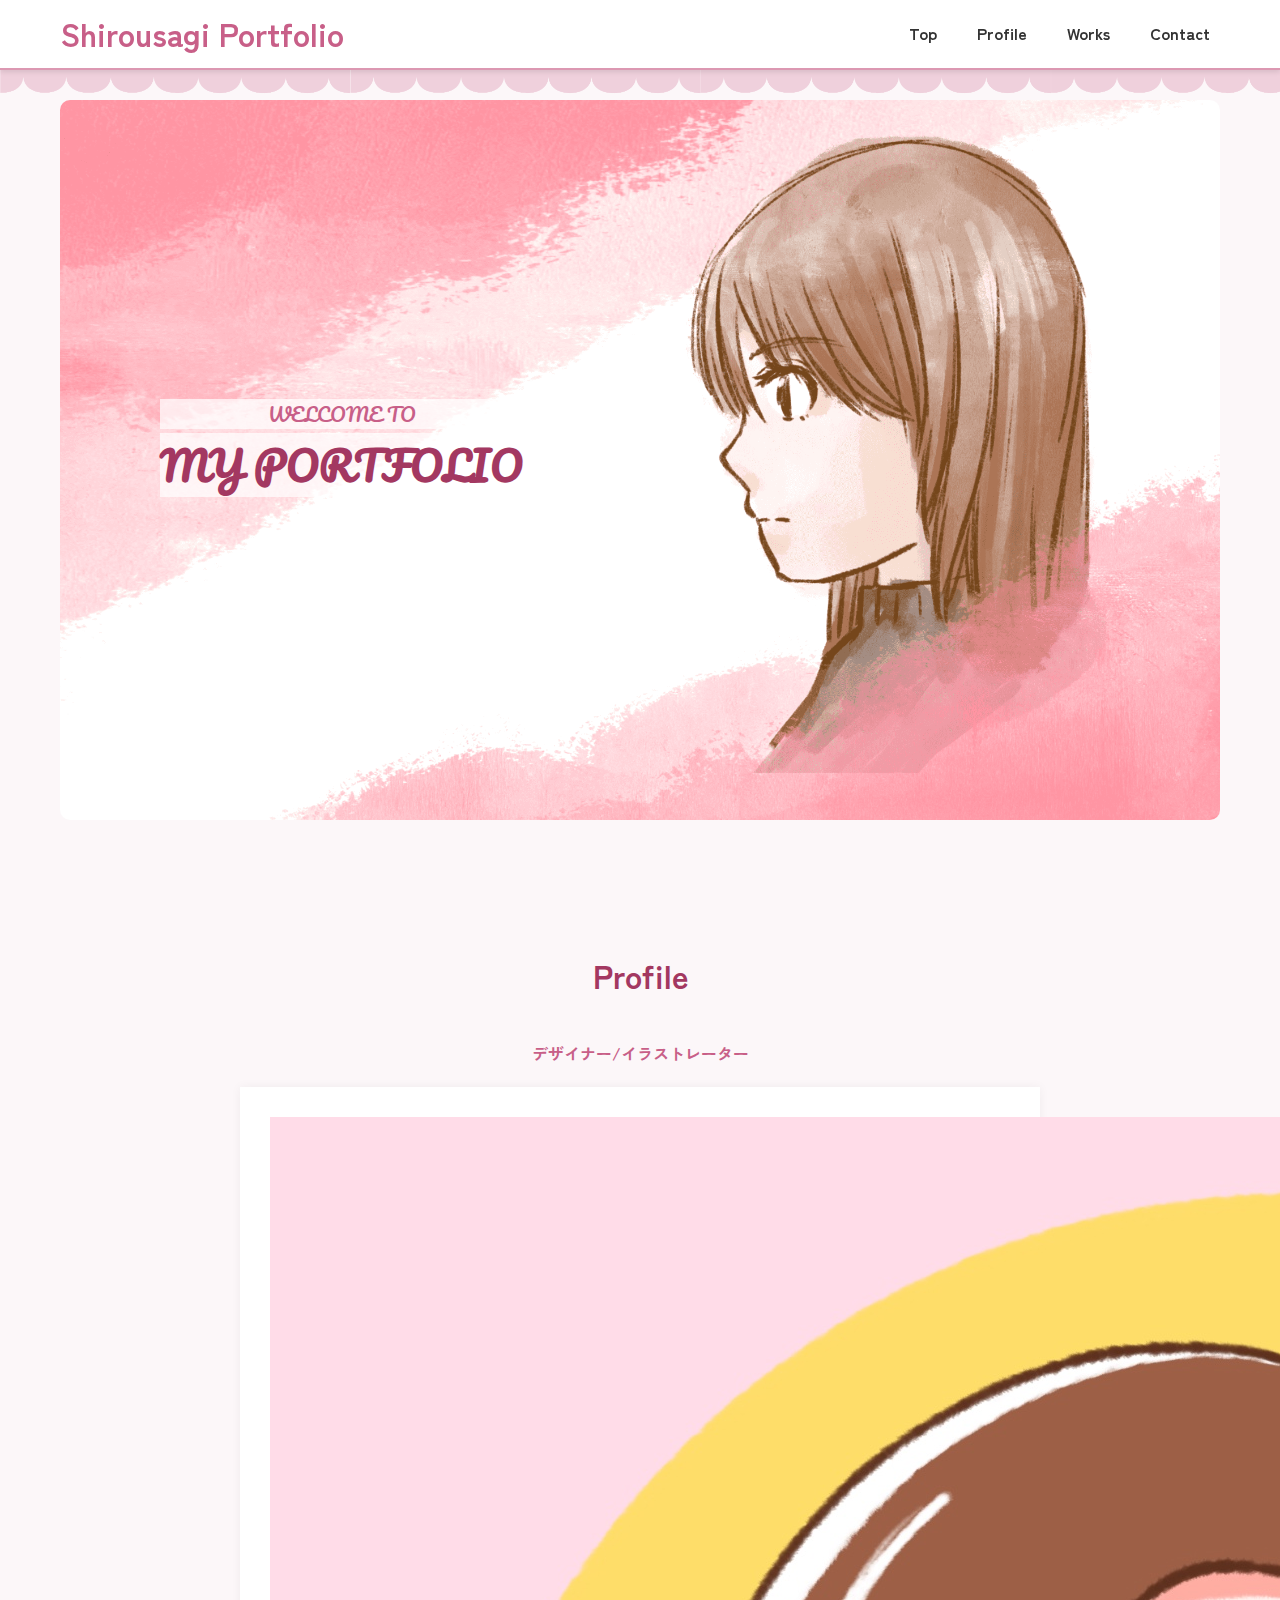
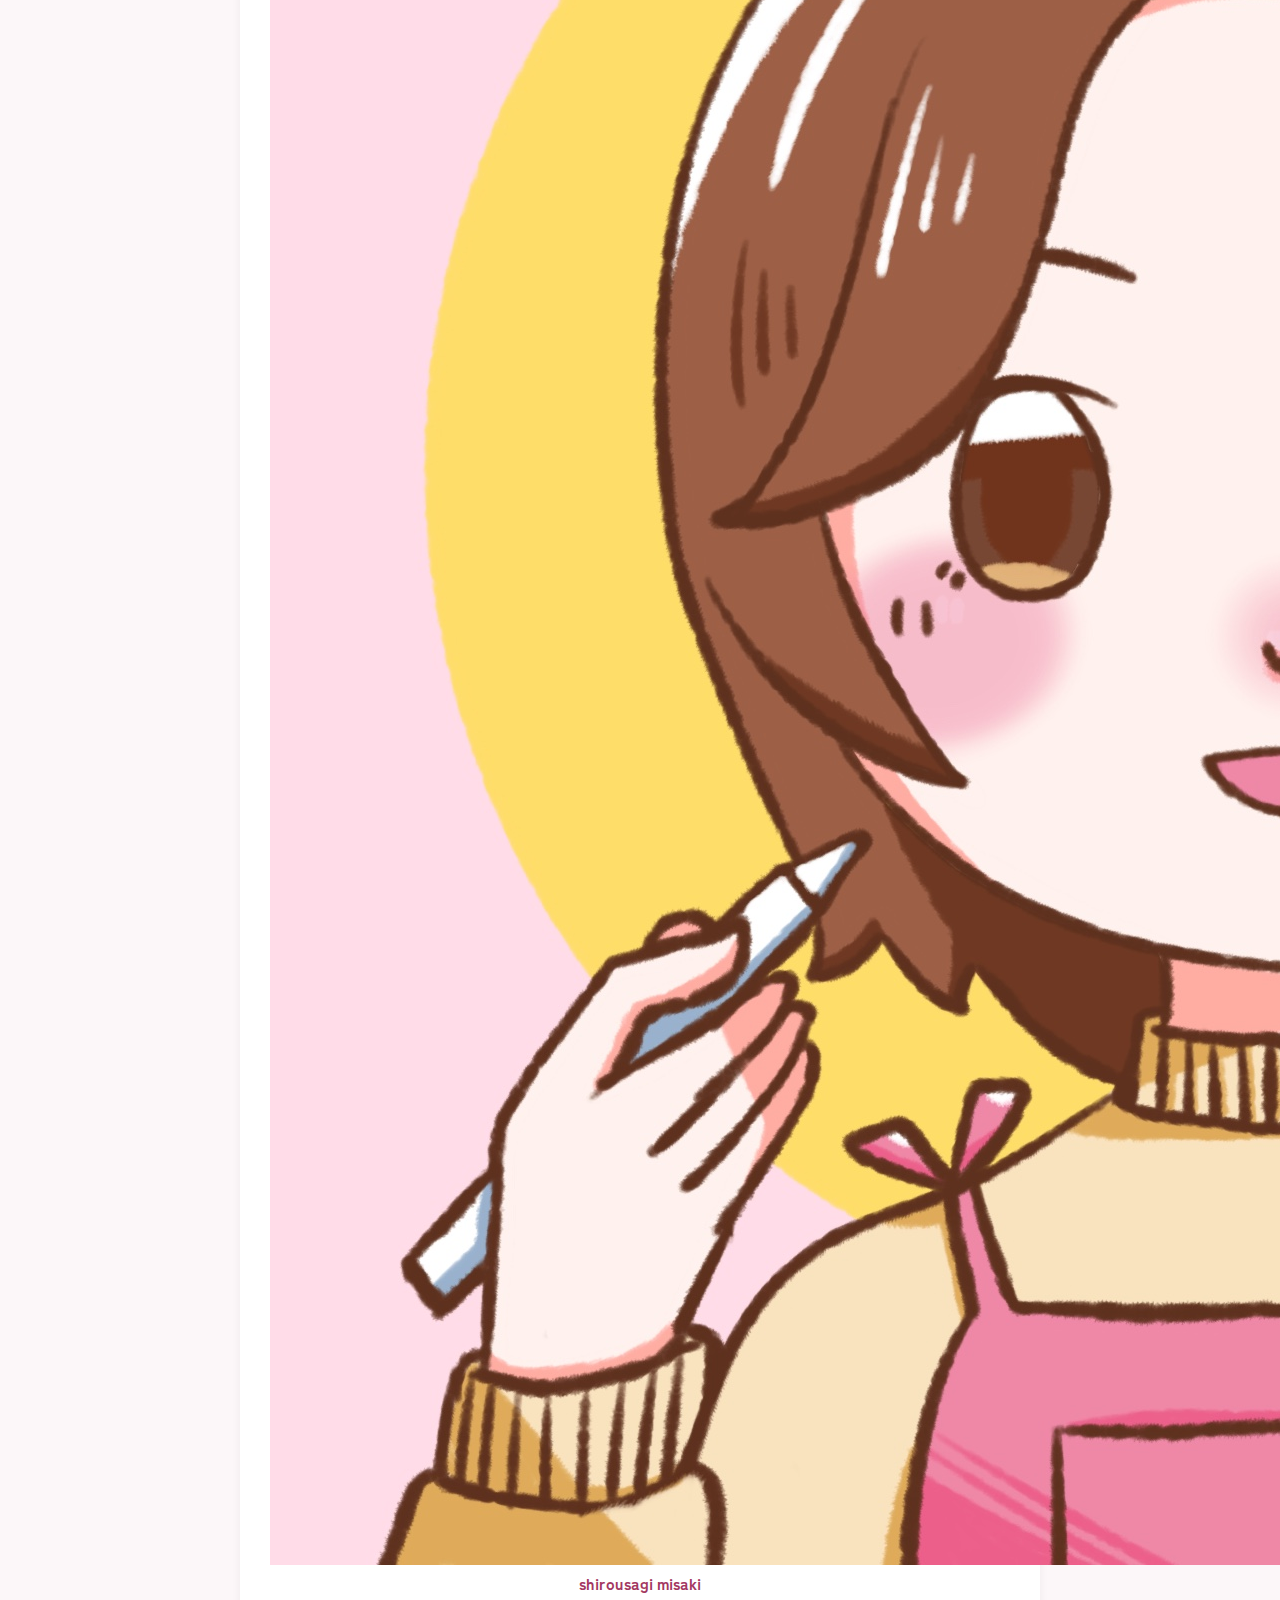
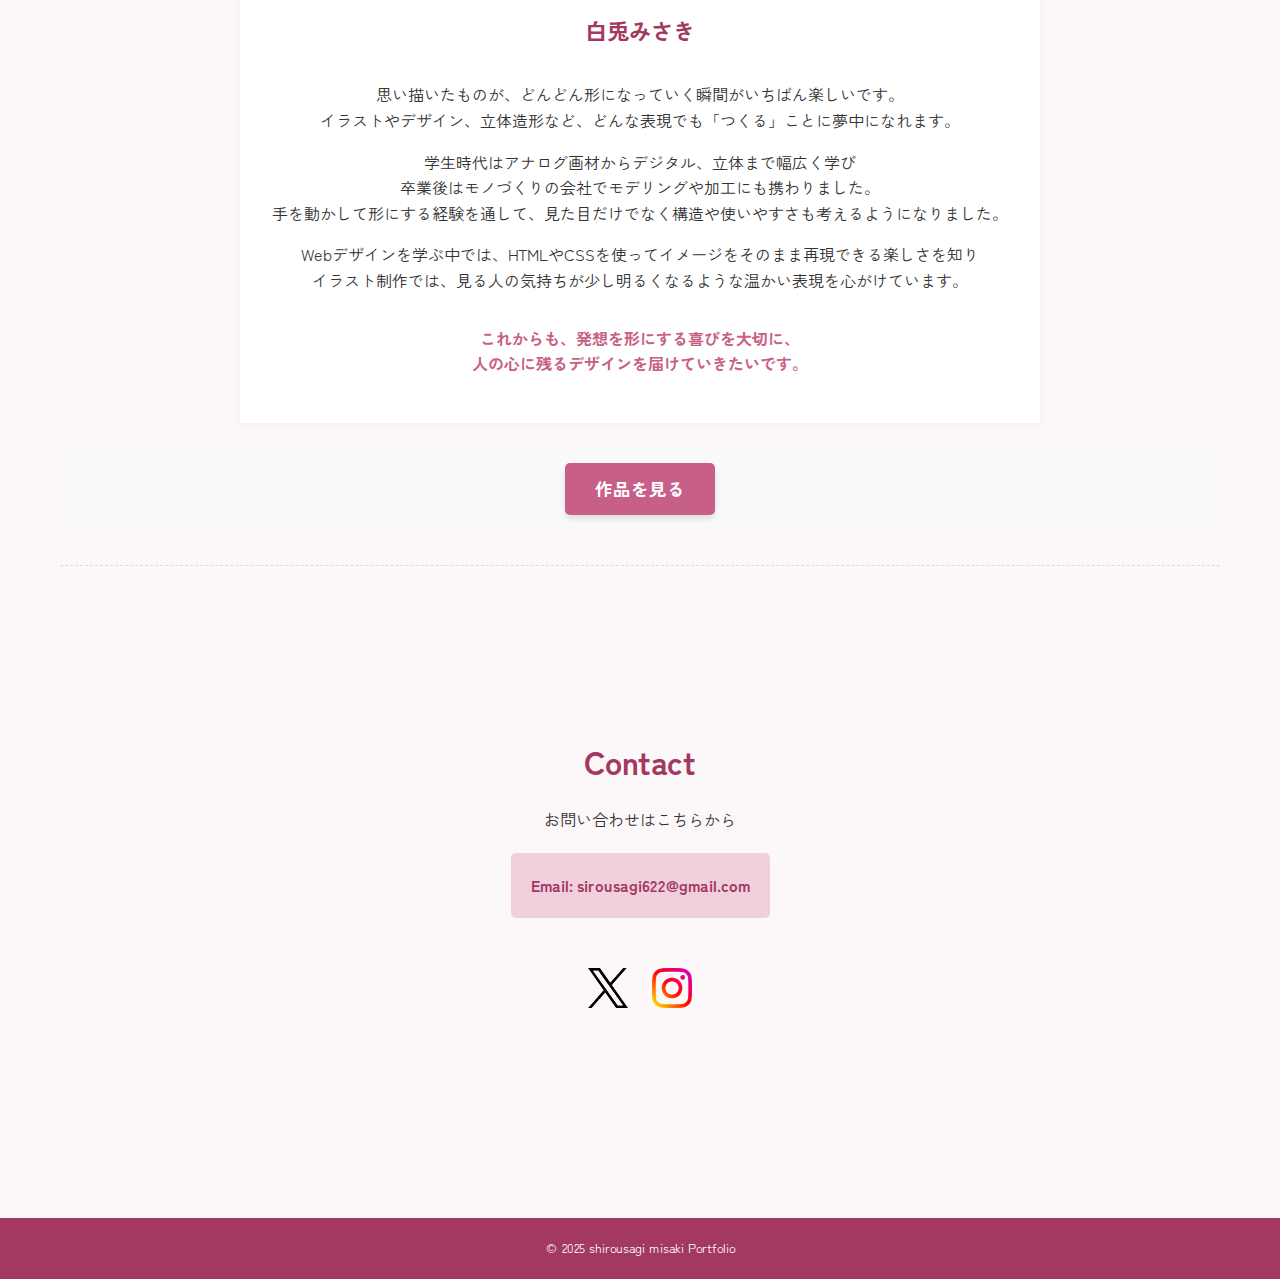
<file: index.html>
<!DOCTYPE html>
<html lang="ja">
<head>
    <meta charset="UTF-8">
    <meta name="viewport" content="width=device-width, initial-scale=1.0">
    <title>Shirousagi Portfolio | Top & Profile</title>
    <link rel="stylesheet" href="style.css">
    <link rel="shortcut icon" href="images/sign.png" type="image/x-icon">
    <link href="https://fonts.googleapis.com/css2?family=Kosugi+Maru&family=Pacifico&family=Zen+Kaku+Gothic+New&display=swap" rel="stylesheet">

</head>
<body>

<header class="fixed-header">
        <div class="header-content">
            <h1 class="logo"><a href="index.html">Shirousagi Portfolio</a></h1>
            <nav>
                <ul>
                    <li><a href="index.html">Top</a></li>
                    <li><a href="#profile">Profile</a></li>
                    <li><a href="works1.html">Works</a></li>
                    <li><a href="#contact">Contact</a></li>
                </ul>
            </nav>
        </div>
    </header>

    <div class="header-divider"></div>

    <main>
        <section id="top" class="section welcome-section">
            <div class="welcome-container">
                <div class="welcome-text">
                    <p class="small-text">WELCOME TO</p>
                    <h2>MY PORTFOLIO</h2>
                </div>
            </div>
        </section>

        <section id="profile" class="section profile-section">
            <h3>Profile</h3>
            <h4>デザイナー/イラストレーター</h4>     
            <div class="profile-detail">
                <img src="images/icon.jpg" alt="白兎みさきのプロフィール画像">
                <p class="name-signature">shirousagi misaki</p>
                <p class="name">白兎みさき</p>
                <p>思い描いたものが、どんどん形になっていく瞬間がいちばん楽しいです。<br>イラストやデザイン、立体造形など、どんな表現でも「つくる」ことに夢中になれます。</p>
                <p>学生時代はアナログ画材からデジタル、立体まで幅広く学び<br>卒業後はモノづくりの会社でモデリングや加工にも携わりました。<br>手を動かして形にする経験を通して、見た目だけでなく構造や使いやすさも考えるようになりました。</p>
                <p>Webデザインを学ぶ中では、HTMLやCSSを使ってイメージをそのまま再現できる楽しさを知り<br>イラスト制作では、見る人の気持ちが少し明るくなるような温かい表現を心がけています。</p>
                <p class="strong-point">これからも、発想を形にする喜びを大切に、<br>人の心に残るデザインを届けていきたいです。</p>
            </div>

            <div class="works-button-container">
                <a href="works1.html" class="works-button">
                    作品を見る
                </a>
            </div>

        </section>

        <section id="contact" class="section contact-section">
            <h3>Contact</h3>
            <p>お問い合わせはこちらから</p>
            
            <div class="contact-info-placeholder">
                <p>Email: sirousagi622@gmail.com</p>
            </div>

            <div class="social-links">
                <a href="https://x.com/shirousagiMi" target="_blank" rel="noopener noreferrer" aria-label="Xアカウントへ">
                    <img src="images/x-icon.png" alt="Xアイコン" class="social-icon">
                </a>
                
                <a href="https://www.instagram.com/shirousagimi/" target="_blank" rel="noopener noreferrer" aria-label="Instagramアカウントへ">
                    <img src="images/insta-icon.png" alt="Instagramアイコン" class="social-icon">
                </a>
            </div>
        </section>

        
    </main>

    <footer>
        <p>&copy; 2025 shirousagi misaki Portfolio</p>
    </footer>
</body>
</html>
</file>
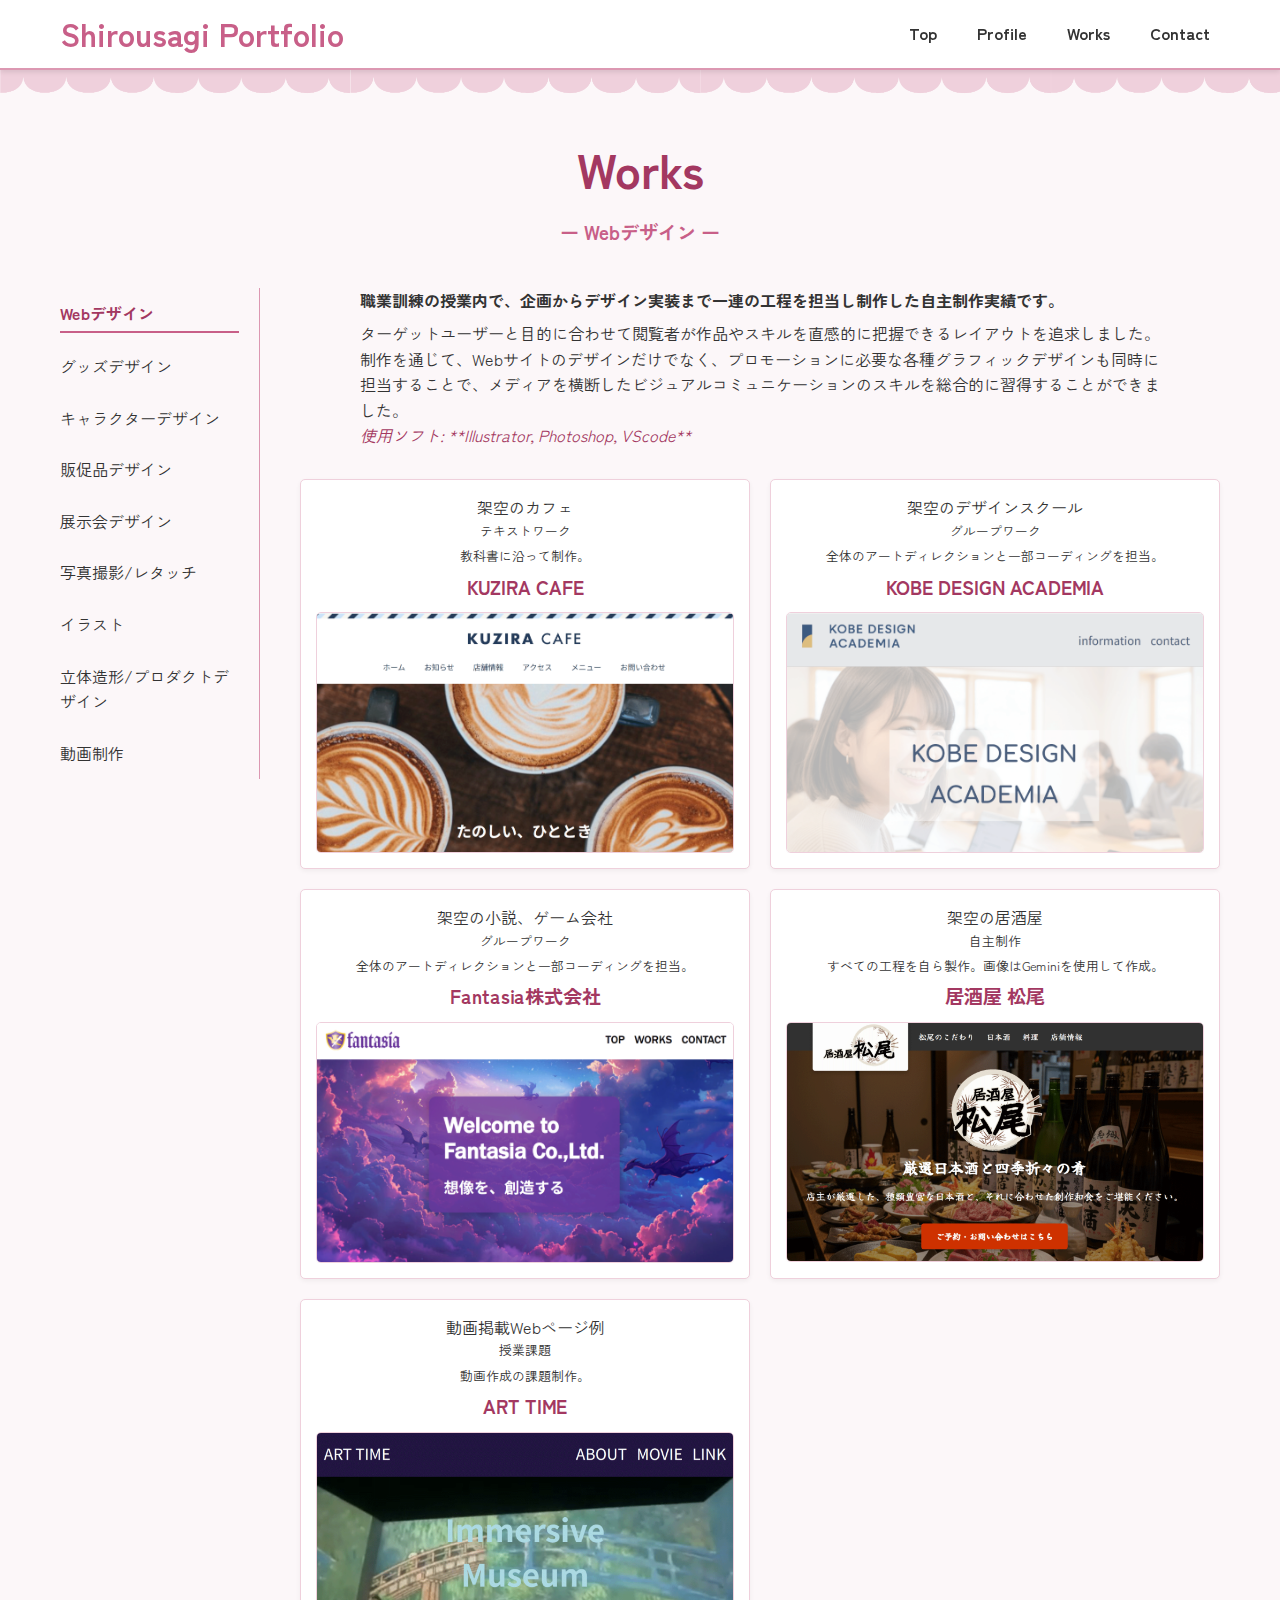
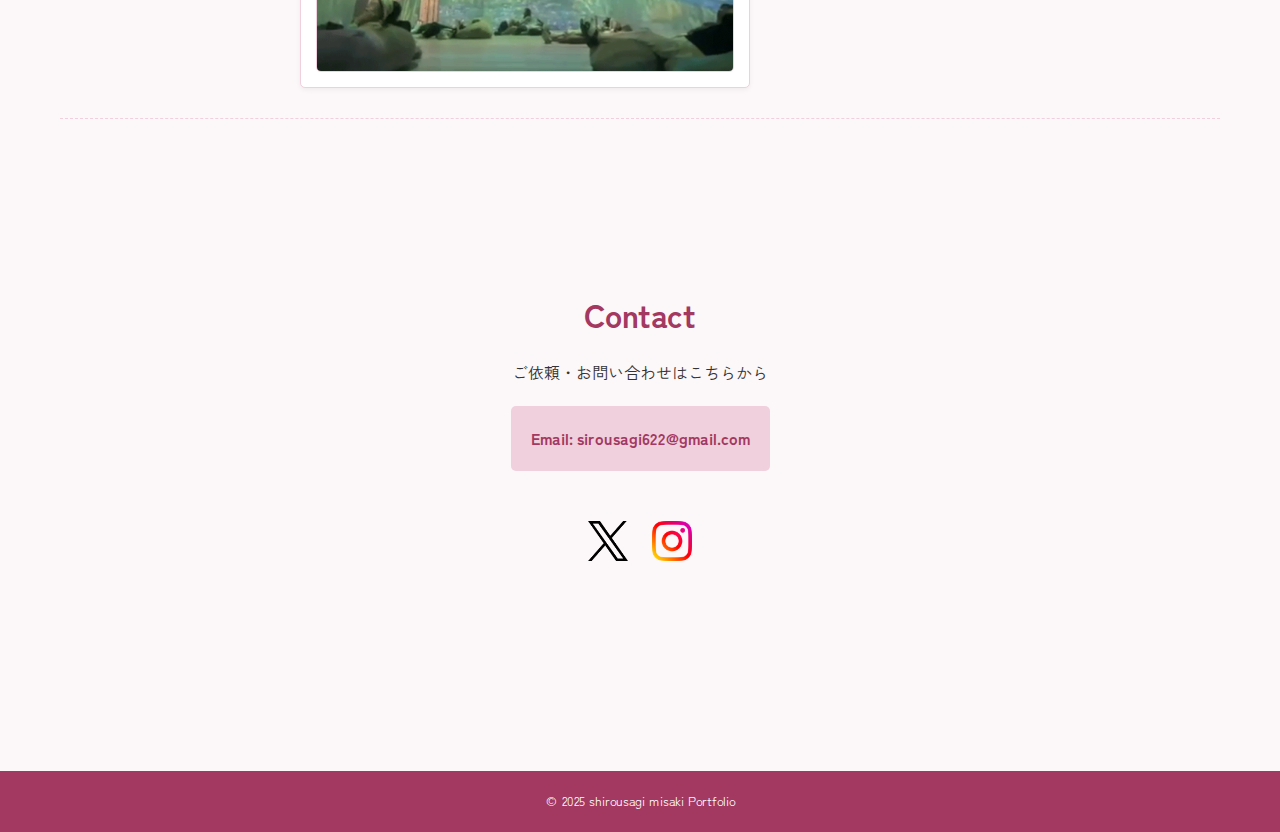
<file: works1.html>
<!DOCTYPE html>
<html lang="ja">
<head>
    <meta charset="UTF-8">
    <meta name="viewport" content="width=device-width, initial-scale=1.0">
    <title>Shirousagi Portfolio | Works - Webデザイン</title>
    <link rel="stylesheet" href="style.css">
    <link rel="shortcut icon" href="images/sign.png" type="image/x-icon">
    <link href="https://fonts.googleapis.com/css2?family=Kosugi+Maru&family=Pacifico&family=Zen+Kaku+Gothic+New&display=swap" rel="stylesheet">
</head>
<body>

    <header class="fixed-header">
        <div class="header-content">
            <h1 class="logo"><a href="index.html">Shirousagi Portfolio</a></h1>
            <nav>
                <ul>
                    <li><a href="index.html">Top</a></li>
                    <li><a href="index.html#profile">Profile</a></li>
                    <li><a href="works1.html" >Works</a></li>
                    <li><a href="#contact">Contact</a></li>
                </ul>
            </nav>
        </div>
    </header>

    <div class="header-divider"></div>

    <main>
        <section id="works" class="section works-section">
            <h3>Works</h3>
            <h4>ー Webデザイン ー</h4>
            
            <div class="works-container"> 
                
                <div class="works-categories">
                    <ul id="category-list-vertical">
                        <li><a href="works1.html" class="active-category">Webデザイン</a></li>
                        <li><a href="works2.html">グッズデザイン</a></li>
                        <li><a href="works3.html">キャラクターデザイン</a></li>
                        <li><a href="works4.html">販促品デザイン</a></li>
                        <li><a href="works5.html">展示会デザイン</a></li>
                        <li><a href="works6.html">写真撮影/レタッチ</a></li>
                        <li><a href="works7.html">イラスト</a></li>
                        <li><a href="works8.html">立体造形/プロダクトデザイン</a></li>
                        <li><a href="works9.html">動画制作</a></li> 
                    </ul>
                </div>

                 <div class="work-examples large-image-display">
                    
                    <div class="large-image-item">
                        
                        <div class="work-detail-text">
                            <p>職業訓練の授業内で、企画からデザイン実装まで一連の工程を担当し制作した自主制作実績です。</p>
                            <p>ターゲットユーザーと目的に合わせて閲覧者が作品やスキルを直感的に把握できるレイアウトを追求しました。</p>
                            <p>制作を通じて、Webサイトのデザインだけでなく、プロモーションに必要な各種グラフィックデザインも同時に担当することで、メディアを横断したビジュアルコミュニケーションのスキルを総合的に習得することができました。</p>
                            <p>使用ソフト: **Illustrator, Photoshop, VScode**</p>
                        </div>
                
                <div class="work-examples">
                    <div class="work-item">
                        <p>架空のカフェ</p>
                        <p class="work-title">テキストワーク</p>
                        <p class="work-title">教科書に沿って制作。</p>
                        <p class="work-name"><a href="https://kuzira-cafe.vercel.app/" target="_blank" rel="noopener noreferrer">KUZIRA CAFE</a></p>
                        <div class="work-image-placeholder">
                            <a href="https://kuzira-cafe.vercel.app/" target="_blank" rel="noopener noreferrer"><img src="images/KUZIRACAFE.png" alt="KUZIRA CAFE サイトイメージ"></a>
                        </div>
                    </div>
                    <div class="work-item">
                        <p>架空のデザインスクール</p>
                        <p class="work-title">グループワーク</p>
                        <p class="work-title">全体のアートディレクションと一部コーディングを担当。</p>
                        <p class="work-name"><a href="https://kobe-design-academia.vercel.app/" target="_blank" rel="noopener noreferrer">KOBE DESIGN ACADEMIA</a></p>
                        <div class="work-image-placeholder">
                            <a href="https://kobe-design-academia.vercel.app/" target="_blank" rel="noopener noreferrer"><img src="images/KOBE-DESIGN-ACADEMIA.png" alt="KOBE DESIGN ACADEMIA サイトイメージ"></a>
                        </div>
                    </div>
                    <div class="work-item">
                        <p>架空の小説、ゲーム会社</p>
                        <p class="work-title">グループワーク</p>
                        <p class="work-title">全体のアートディレクションと一部コーディングを担当。</p>
                        <p class="work-name"><a href="https://fantasia-pi.vercel.app/" target="_blank" rel="noopener noreferrer">Fantasia株式会社</a></p>
                        <div class="work-image-placeholder">
                            <a href="https://fantasia-pi.vercel.app/" target="_blank" rel="noopener noreferrer"><img src="images/fantasia.png" alt="Fantasia サイトイメージ"></a>
                        </div>
                    </div>

                    <div class="work-item">
                        <p>架空の居酒屋</p>
                        <p class="work-title">自主制作</p>
                        <p class="work-title">すべての工程を自ら製作。画像はGeminiを使用して作成。</p>
                        <p class="work-name"><a href="https://izakaya-matsuo.vercel.app/" target="_blank" rel="noopener noreferrer">居酒屋 松尾</a></p>
                        <div class="work-image-placeholder">
                            <a href="https://izakaya-matsuo.vercel.app/" target="_blank" rel="noopener noreferrer"><img src="images/izakayamatsuo.png" alt="Fantasia サイトイメージ"></a>
                        </div>
                    </div>

                    <div class="work-item">
                        <p>動画掲載Webページ例</p>
                        <p class="work-title">授業課題</p>
                        <p class="work-title">動画作成の課題制作。</p>
                        <p class="work-name"><a href="https://art-time.vercel.app/" target="_blank" rel="noopener noreferrer">ART TIME</a></p>
                        <div class="work-image-placeholder">
                            <a href="https://art-time.vercel.app/" target="_blank" rel="noopener noreferrer"><img src="images/Immersive.png" alt="Fantasia サイトイメージ"></a>
                        </div>
                    </div>

                </div>
            </div>
            
        </section>

        <section id="contact" class="section contact-section">
            <h3>Contact</h3>
            <p>ご依頼・お問い合わせはこちらから</p>
            
            <div class="contact-info-placeholder">
                <p>Email: sirousagi622@gmail.com</p>
            </div>

            <div class="social-links">
                <a href="https://x.com/shirousagiMi" target="_blank" rel="noopener noreferrer" aria-label="Xアカウントへ">
                    <img src="images/x-icon.png" alt="Xアイコン" class="social-icon">
                </a>
                
                <a href="https://www.instagram.com/shirousagimi/" target="_blank" rel="noopener noreferrer" aria-label="Instagramアカウントへ">
                    <img src="images/insta-icon.png" alt="Instagramアイコン" class="social-icon">
                </a>
            </div>
        </section>
    </main>

    <footer>
        <p>&copy; 2025 shirousagi misaki Portfolio</p>
    </footer>
</body>
</html>
</file>
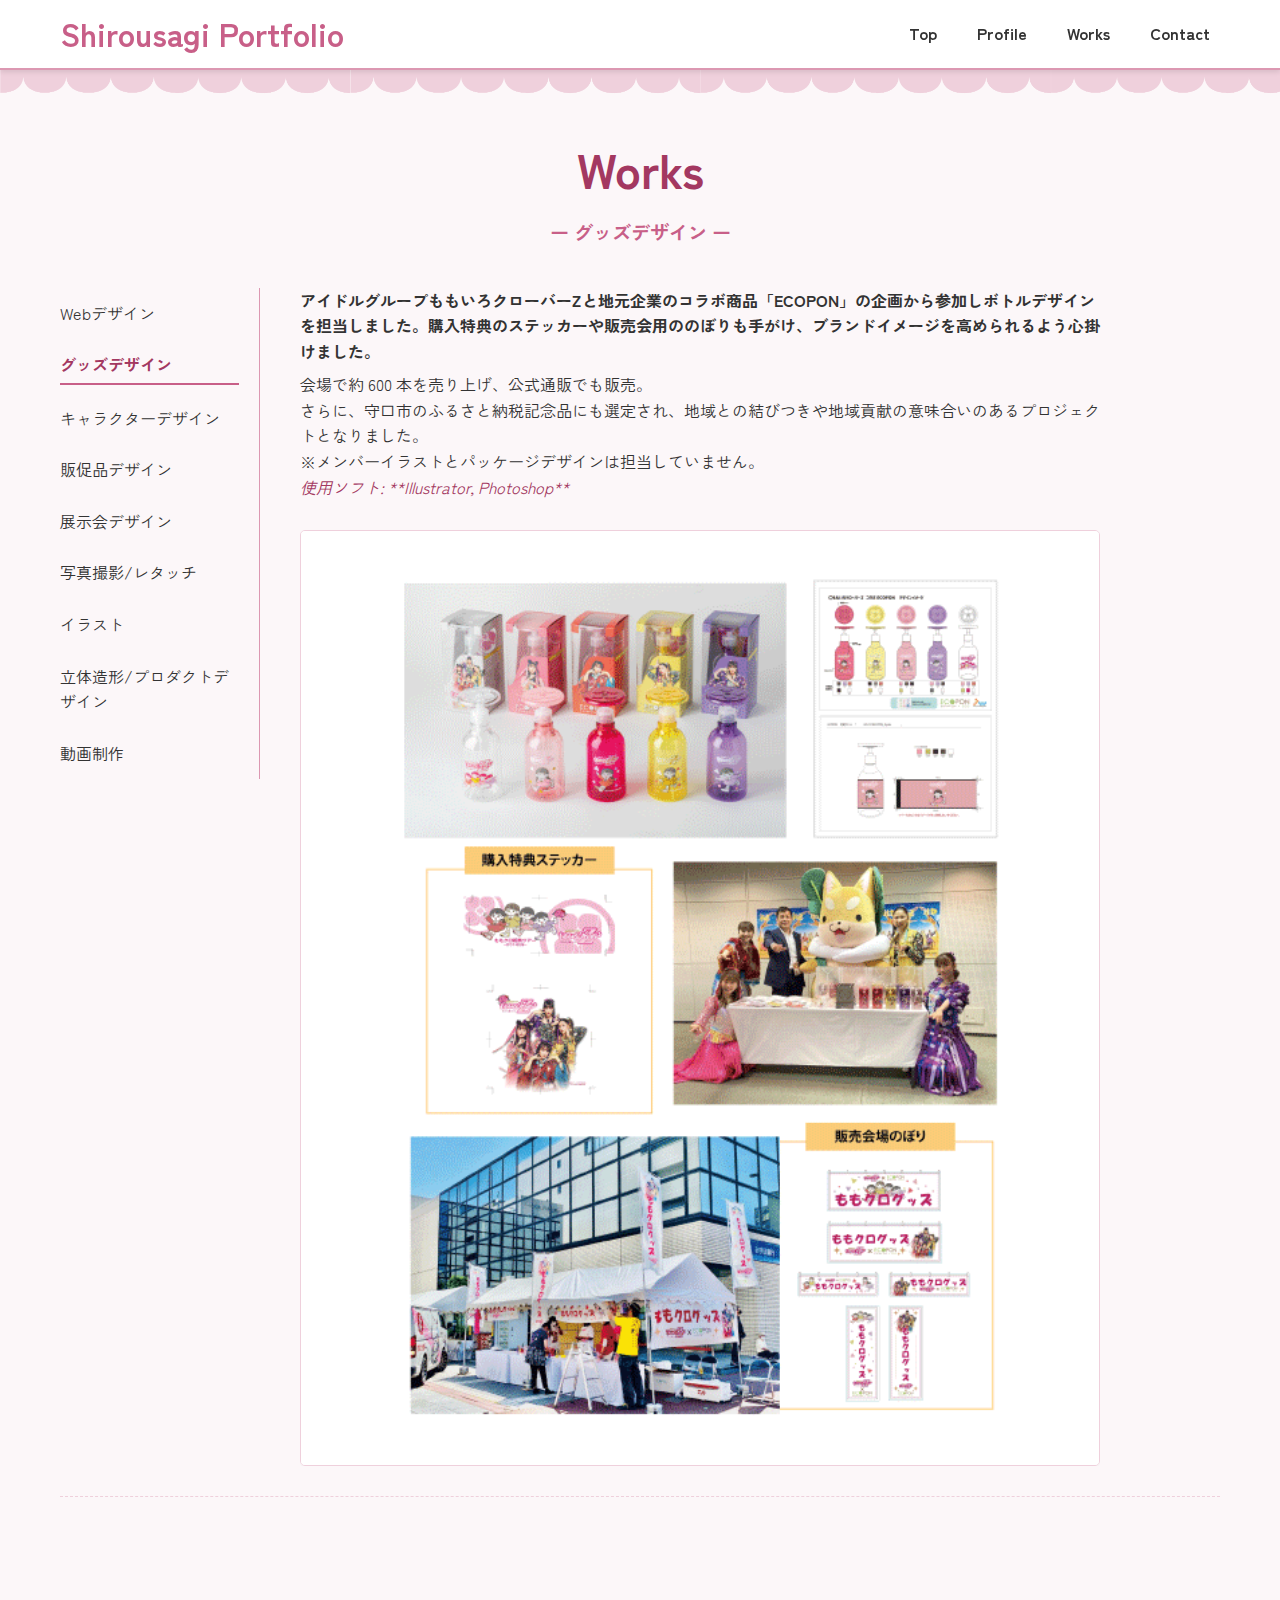
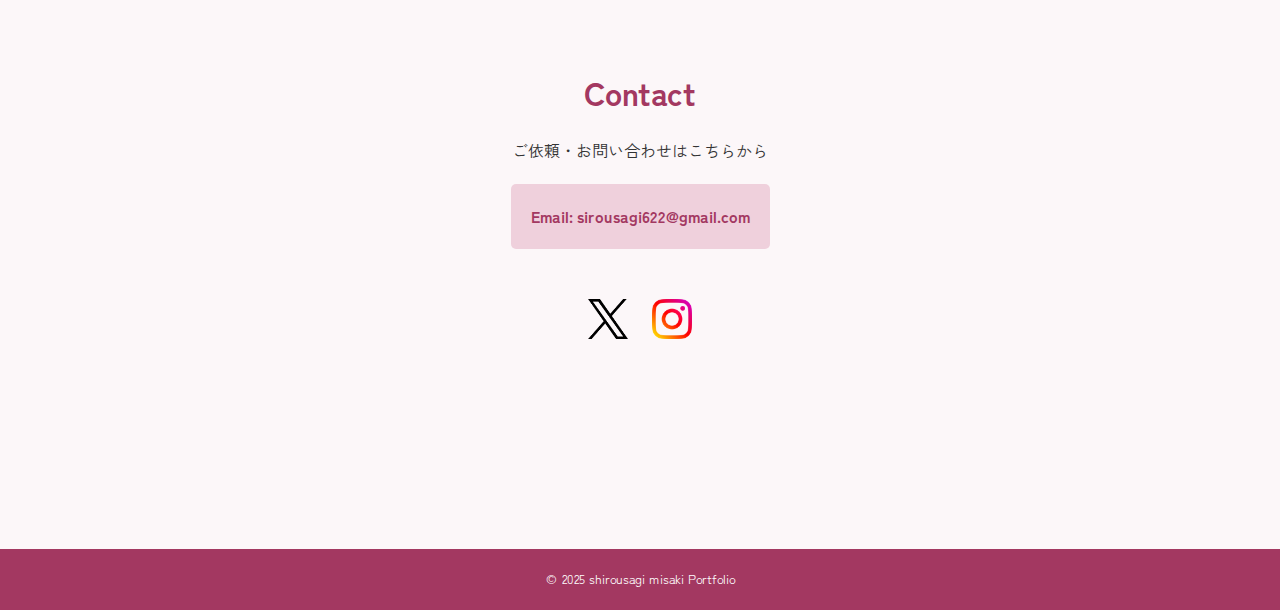
<file: works2.html>
<!DOCTYPE html>
<html lang="ja">
<head>
    <meta charset="UTF-8">
    <meta name="viewport" content="width=device-width, initial-scale=1.0">
    <title>Shirousagi Portfolio | Works - グッズデザイン</title>
    <link rel="stylesheet" href="style.css"> 
    <link rel="shortcut icon" href="images/sign.png" type="image/x-icon">
    <link href="https://fonts.googleapis.com/css2?family=Kosugi+Maru&family=Pacifico&family=Zen+Kaku+Gothic+New&display=swap" rel="stylesheet">
</head>
<body>

    <header class="fixed-header">
        <div class="header-content">
            <h1 class="logo"><a href="index.html">Shirousagi Portfolio</a></h1>
            <nav>
                <ul>
                    <li><a href="index.html">Top</a></li>
                    <li><a href="index.html#profile">Profile</a></li>
                    <li><a href="works1.html">Works</a></li>
                    <li><a href="#contact">Contact</a></li>
                </ul>
            </nav>
        </div>
    </header>

    <div class="header-divider"></div>

    <main>
        
        <section id="works" class="section works-section">
            <h3>Works</h3>
            <h4>ー グッズデザイン ー</h4>
            
            <div class="works-container"> 
                
                <div class="works-categories">
                    <ul id="category-list-vertical">
                        <li><a href="works1.html">Webデザイン</a></li>
                        <li><a href="works2.html" class="active-category">グッズデザイン</a></li>
                        <li><a href="works3.html">キャラクターデザイン</a></li>
                        <li><a href="works4.html">販促品デザイン</a></li>
                        <li><a href="works5.html">展示会デザイン</a></li>
                        <li><a href="works6.html">写真撮影/レタッチ</a></li>
                        <li><a href="works7.html">イラスト</a></li>
                        <li><a href="works8.html">立体造形/プロダクトデザイン</a></li>
                        <li><a href="works9.html">動画制作</a></li> 
                    </ul>
                </div>
                
                <div class="work-examples large-image-display">
                    
                    <div class="large-image-item">
                        
                        <div class="work-detail-text">
                            <p>アイドルグループももいろクローバーZと地元企業のコラボ商品「ECOPON」の企画から参加しボトルデザインを担当しました。購入特典のステッカーや販売会用ののぼりも手がけ、ブランドイメージを高められるよう心掛けました。</p>
                            <p>会場で約 600 本を売り上げ、公式通販でも販売。</p>
                            <p>さらに、守口市のふるさと納税記念品にも選定され、地域との結びつきや地域貢献の意味合いのあるプロジェクトとなりました。</p>
                            <p>※メンバーイラストとパッケージデザインは担当していません。</p>
                            <p>使用ソフト: **Illustrator, Photoshop**</p>
                        </div>
                        
                        <div class="work-image-placeholder">
                            <img src="images/goodsdesign.png" alt="グッズデザイン制作事例の詳細画像">
                        </div>
                        
                    </div>
                    
                </div>
            </div>
            
        </section>

        <section id="contact" class="section contact-section">
            <h3>Contact</h3>
            <p>ご依頼・お問い合わせはこちらから</p>
            
            <div class="contact-info-placeholder">
                <p>Email: sirousagi622@gmail.com</p>
            </div>

            <div class="social-links">
                <a href="https://x.com/shirousagiMi" target="_blank" rel="noopener noreferrer" aria-label="Xアカウントへ">
                    <img src="images/x-icon.png" alt="Xアイコン" class="social-icon">
                </a>
                
                <a href="https://www.instagram.com/shirousagimi/" target="_blank" rel="noopener noreferrer" aria-label="Instagramアカウントへ">
                    <img src="images/insta-icon.png" alt="Instagramアイコン" class="social-icon">
                </a>
            </div>
        </section>
        
    </main>

    <footer>
        <p>&copy; 2025 shirousagi misaki Portfolio</p>
    </footer>
</body>

    <script>
    document.querySelectorAll(".work-image-placeholder img").forEach(img => {
        img.addEventListener("click", () => {
        window.open(img.src, "_blank"); // 画像URLを別タブで開く
        });
    });
    </script>

</html>
</file>
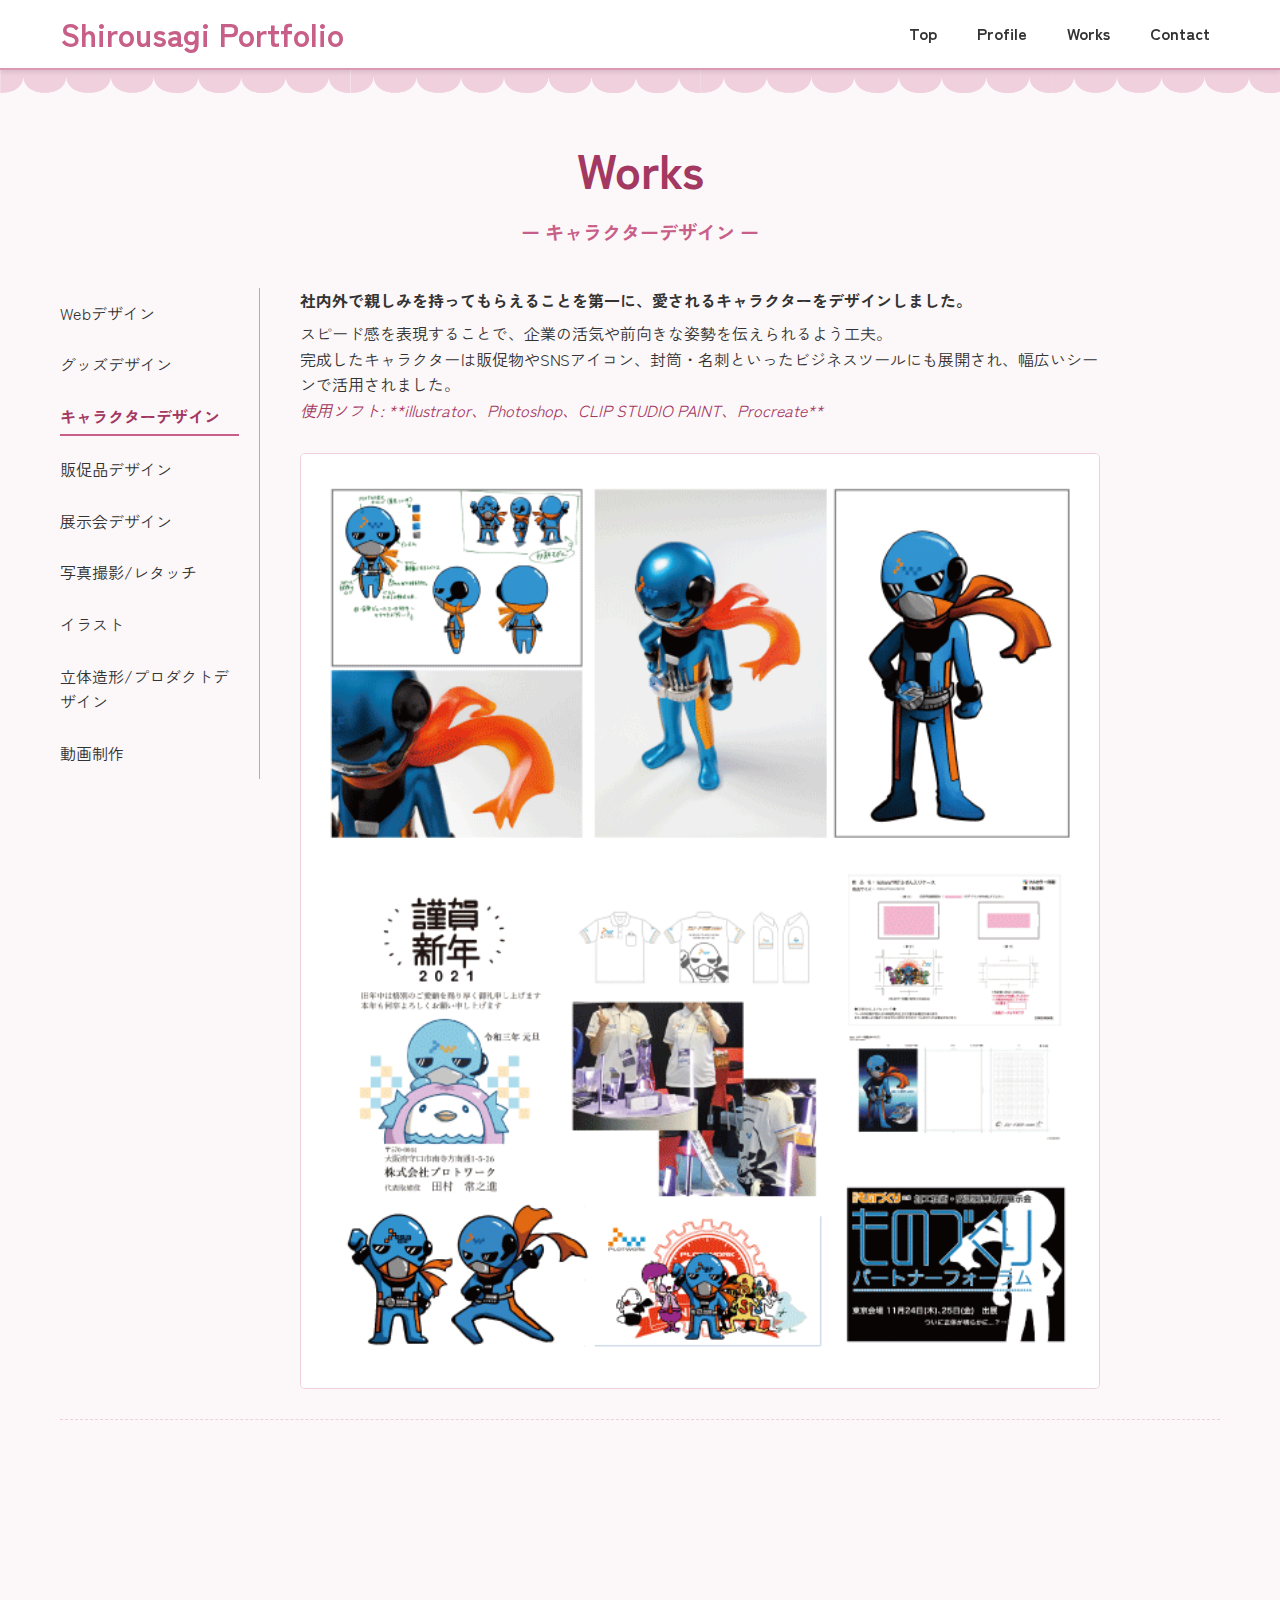
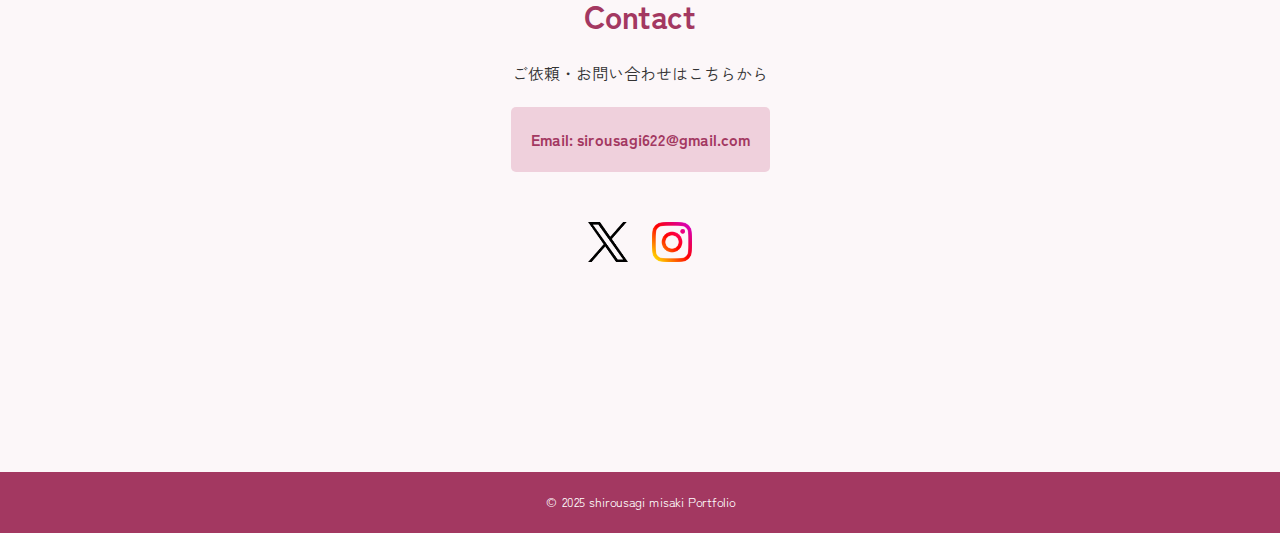
<file: works3.html>
<!DOCTYPE html>
<html lang="ja">
<head>
    <meta charset="UTF-8">
    <meta name="viewport" content="width=device-width, initial-scale=1.0">
    <title>Shirousagi Portfolio | Works -キャラクターデザイン</title>
    <link rel="stylesheet" href="style.css"> 
    <link rel="shortcut icon" href="images/sign.png" type="image/x-icon">
    <link href="https://fonts.googleapis.com/css2?family=Kosugi+Maru&family=Pacifico&family=Zen+Kaku+Gothic+New&display=swap" rel="stylesheet">
</head>
<body>

    <header class="fixed-header">
        <div class="header-content">
            <h1 class="logo"><a href="index.html">Shirousagi Portfolio</a></h1>
            <nav>
                <ul>
                    <li><a href="index.html">Top</a></li>
                    <li><a href="index.html#profile">Profile</a></li>
                    <li><a href="works1.html">Works</a></li>
                    <li><a href="#contact">Contact</a></li>
                </ul>
            </nav>
        </div>
    </header>

    <div class="header-divider"></div>

    <main>
        
        <section id="works" class="section works-section">
            <h3>Works</h3>
            <h4>ー キャラクターデザイン ー</h4>
            
            <div class="works-container"> 
                
                <div class="works-categories">
                    <ul id="category-list-vertical">
                        <li><a href="works1.html">Webデザイン</a></li>
                        <li><a href="works2.html">グッズデザイン</a></li>
                        <li><a href="works3.html" class="active-category">キャラクターデザイン</a></li>
                        <li><a href="works4.html">販促品デザイン</a></li>
                        <li><a href="works5.html">展示会デザイン</a></li>
                        <li><a href="works6.html">写真撮影/レタッチ</a></li>
                        <li><a href="works7.html">イラスト</a></li>
                        <li><a href="works8.html">立体造形/プロダクトデザイン</a></li>
                        <li><a href="works9.html">動画制作</a></li> 
                </div>
                
                <div class="work-examples large-image-display">
                    
                    <div class="large-image-item">
                        
                        <div class="work-detail-text">
                            <p>社内外で親しみを持ってもらえることを第一に、愛されるキャラクターをデザインしました。</p>
                            <p>スピード感を表現することで、企業の活気や前向きな姿勢を伝えられるよう工夫。</p>
                            <p>完成したキャラクターは販促物やSNSアイコン、封筒・名刺といったビジネスツールにも展開され、幅広いシーンで活用されました。</p>
                            <p>使用ソフト: **illustrator、Photoshop、CLIP STUDIO PAINT、Procreate**</p>
                        </div>
                        
                        <div class="work-image-placeholder" style="height: auto; background: none;">
                            <img src="images/characterdesign.png" alt="キャラクターデザイン">
                        </div>
                        
                    </div>
                    
                </div>
            </div>
            
        </section>

        <section id="contact" class="section contact-section">
            <h3>Contact</h3>
            <p>ご依頼・お問い合わせはこちらから</p>
            
            <div class="contact-info-placeholder">
                <p>Email: sirousagi622@gmail.com</p>
            </div>

            <div class="social-links">
                <a href="https://x.com/shirousagiMi" target="_blank" rel="noopener noreferrer" aria-label="Xアカウントへ">
                    <img src="images/x-icon.png" alt="Xアイコン" class="social-icon">
                </a>
                
                <a href="https://www.instagram.com/shirousagimi/" target="_blank" rel="noopener noreferrer" aria-label="Instagramアカウントへ">
                    <img src="images/insta-icon.png" alt="Instagramアイコン" class="social-icon">
                </a>
            </div>
        </section>
        
    </main>

    <footer>
        <p>&copy; 2025 shirousagi misaki Portfolio</p>
    </footer>
</body>
</html>
</file>
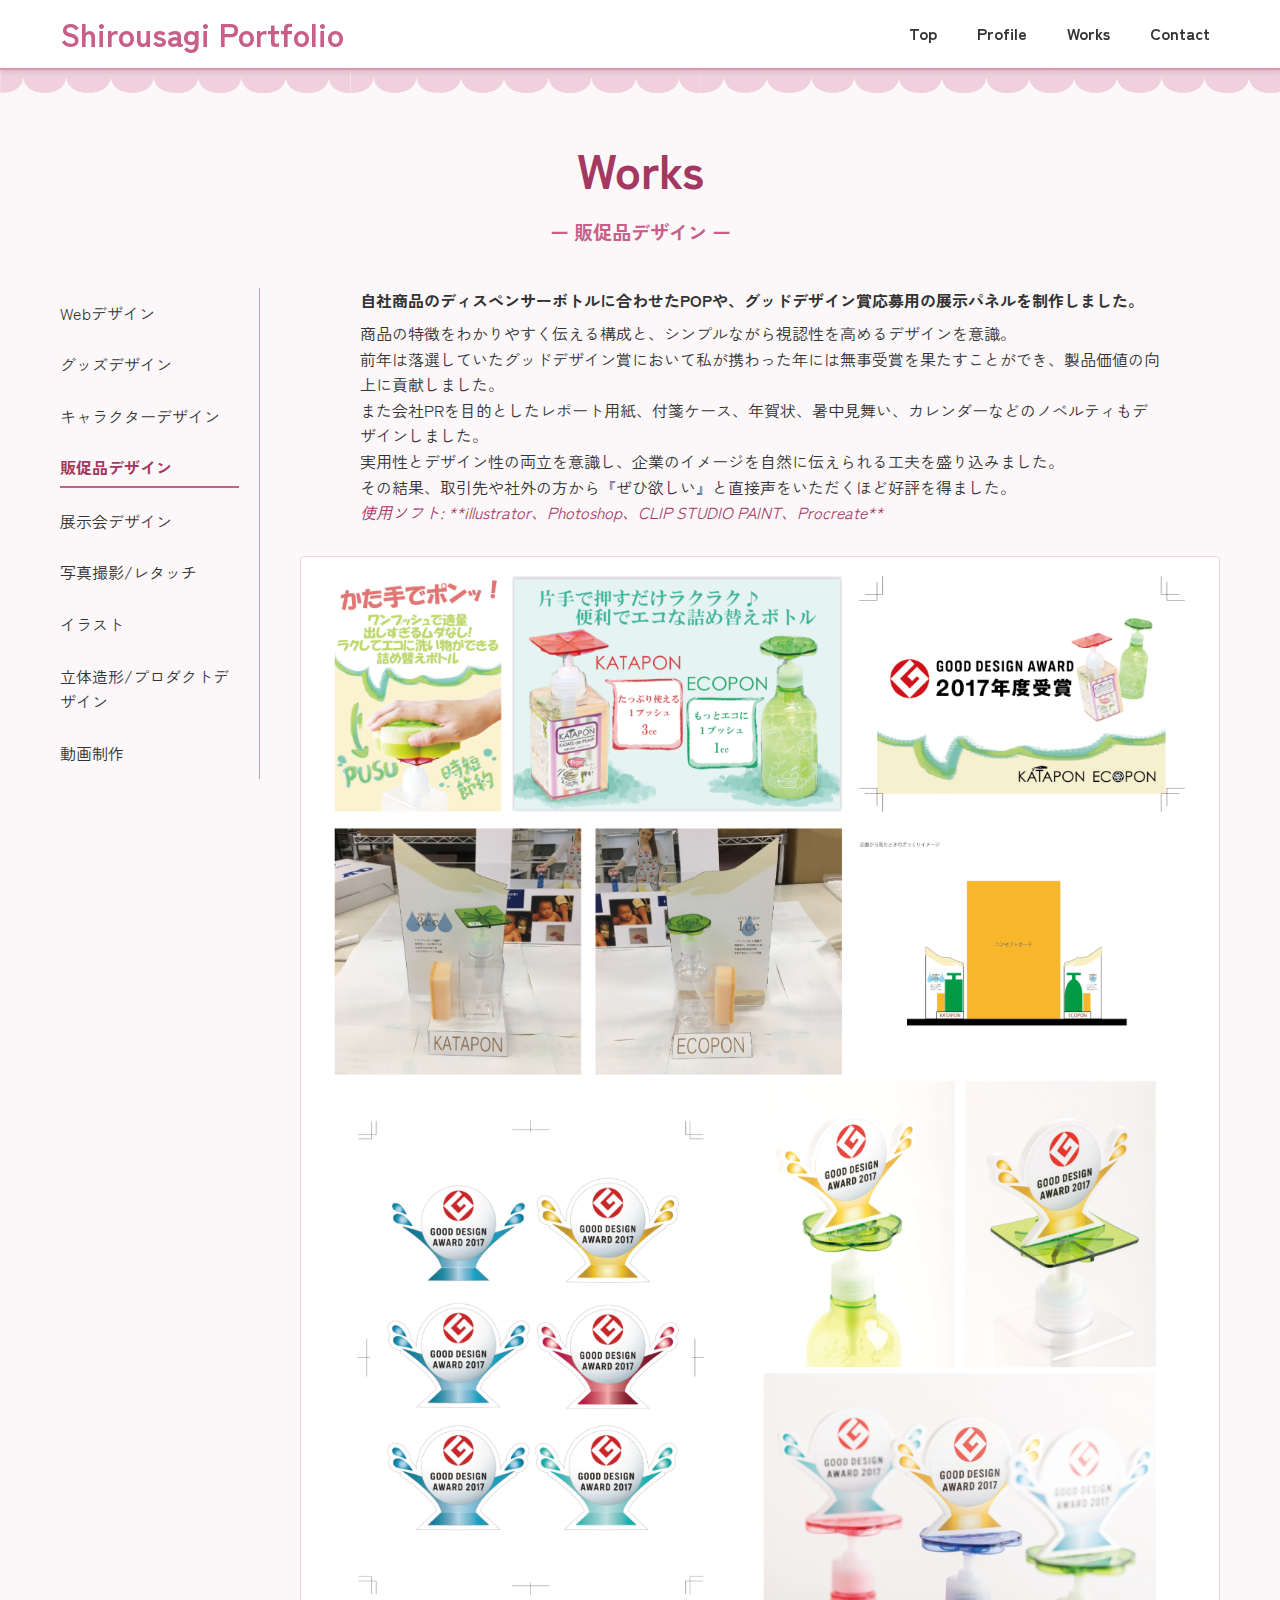
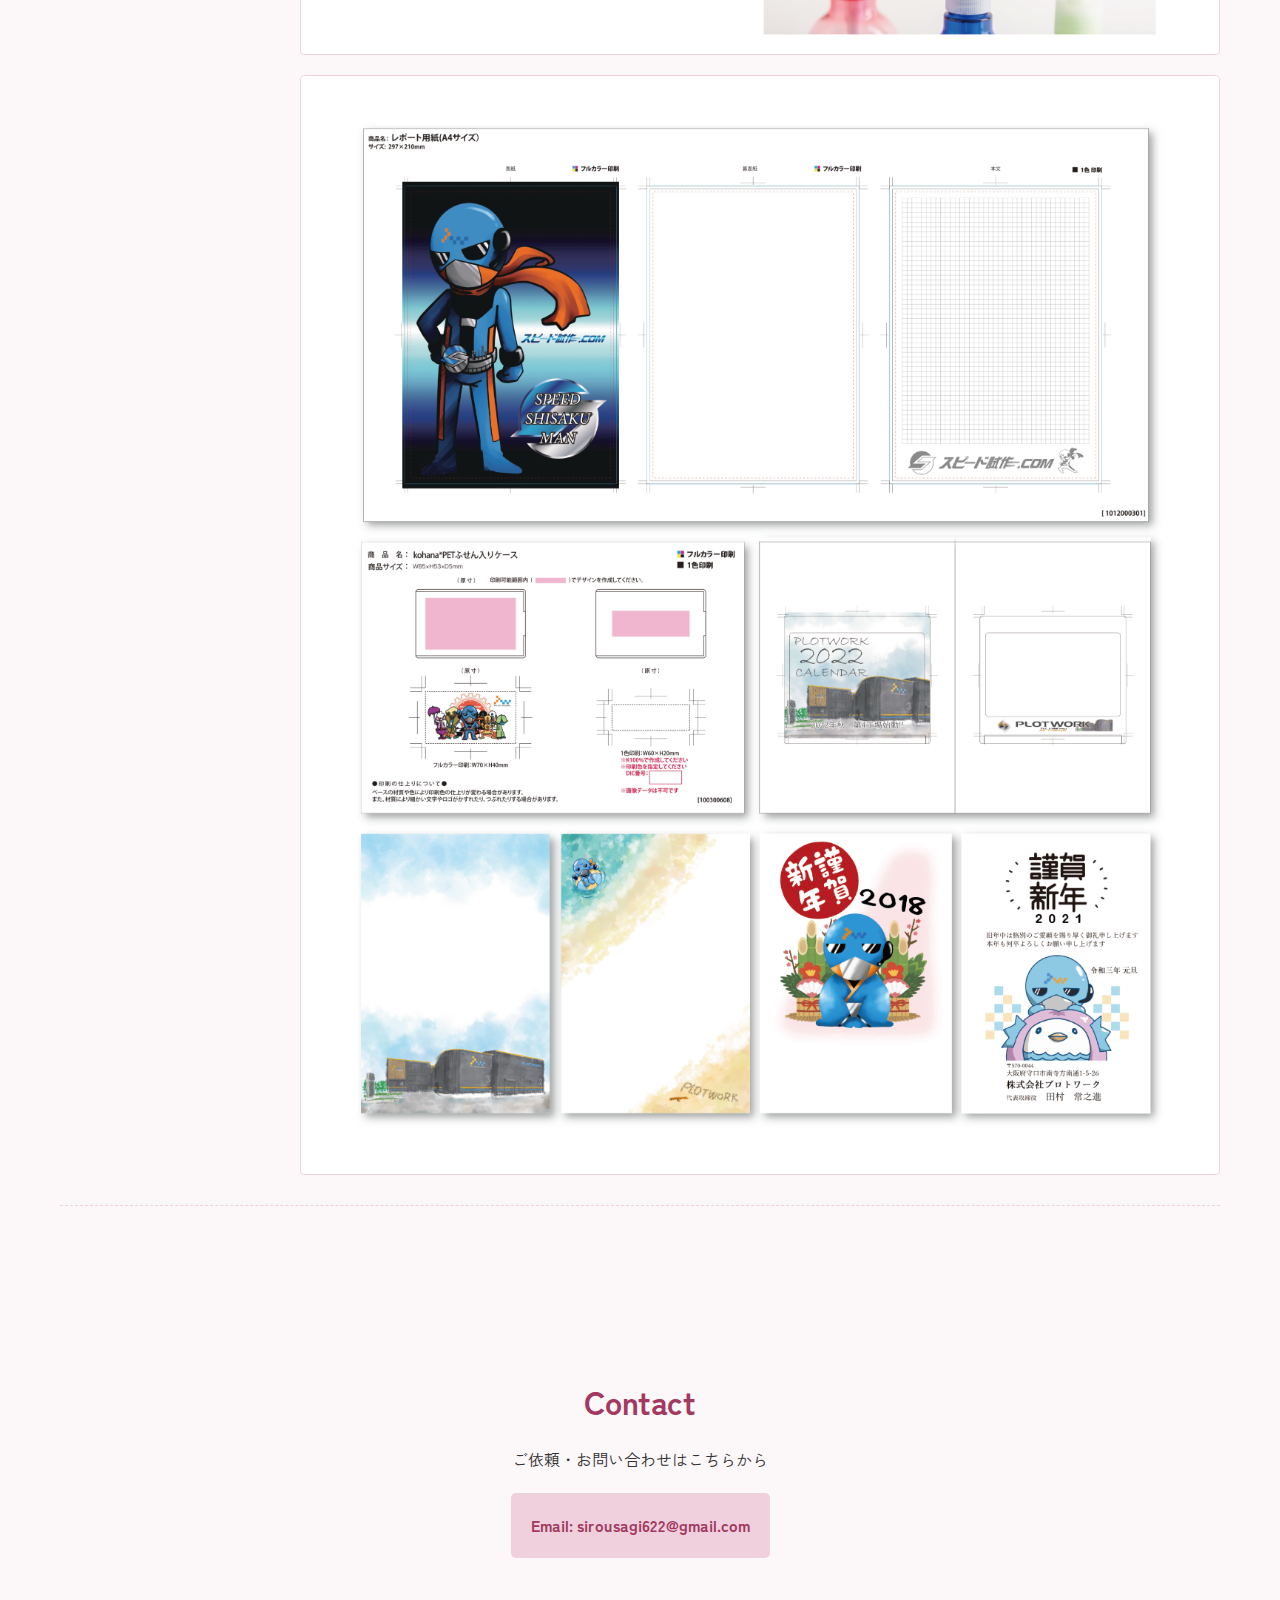
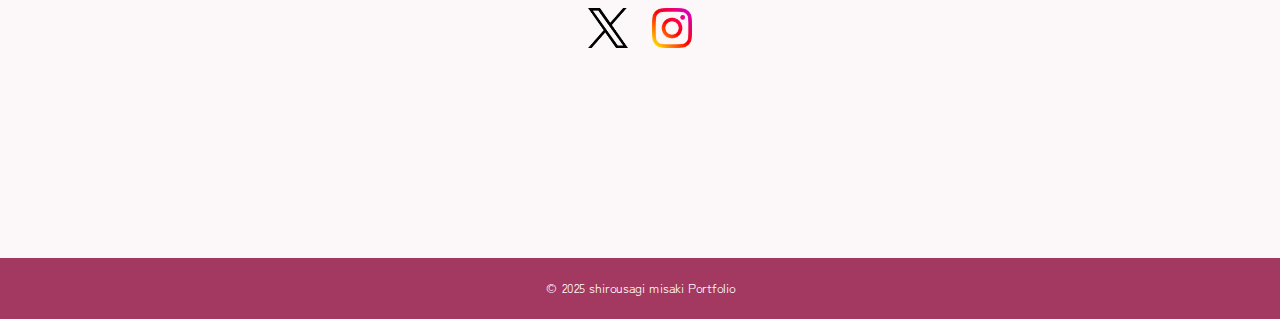
<file: works4.html>
<!DOCTYPE html>
<html lang="ja">
<head>
    <meta charset="UTF-8">
    <meta name="viewport" content="width=device-width, initial-scale=1.0">
    <title>Shirousagi Portfolio | Works -販促品デザイン</title>
    <link rel="stylesheet" href="style.css"> 
    <link rel="shortcut icon" href="images/sign.png" type="image/x-icon">
    <link href="https://fonts.googleapis.com/css2?family=Kosugi+Maru&family=Pacifico&family=Zen+Kaku+Gothic+New&display=swap" rel="stylesheet">
</head>
<body>

    <header class="fixed-header">
        <div class="header-content">
            <h1 class="logo"><a href="index.html">Shirousagi Portfolio</a></h1>
            <nav>
                <ul>
                    <li><a href="index.html">Top</a></li>
                    <li><a href="index.html#profile">Profile</a></li>
                    <li><a href="works1.html">Works</a></li>
                    <li><a href="#contact">Contact</a></li>
                </ul>
            </nav>
        </div>
    </header>

    <div class="header-divider"></div>

    <main>
        
        <section id="works" class="section works-section">
            <h3>Works</h3>
            <h4>ー 販促品デザイン ー</h4>
            
            <div class="works-container"> 
                
                <div class="works-categories">
                    <ul id="category-list-vertical">
                        <li><a href="works1.html">Webデザイン</a></li>
                        <li><a href="works2.html">グッズデザイン</a></li>
                        <li><a href="works3.html">キャラクターデザイン</a></li>
                        <li><a href="works4.html" class="active-category">販促品デザイン</a></li>
                        <li><a href="works5.html">展示会デザイン</a></li>
                        <li><a href="works6.html">写真撮影/レタッチ</a></li>
                        <li><a href="works7.html">イラスト</a></li>
                        <li><a href="works8.html">立体造形/プロダクトデザイン</a></li>
                        <li><a href="works9.html">動画制作</a></li> 
                    </ul>
                </div>
                
                <div class="work-examples large-image-display">
                    
                    <div class="large-image-item">
                        
                        <div class="work-detail-text">
                            <p>自社商品のディスペンサーボトルに合わせたPOPや、グッドデザイン賞応募用の展示パネルを制作しました。</p>
                            <p>商品の特徴をわかりやすく伝える構成と、シンプルながら視認性を高めるデザインを意識。</p>
                            <p>前年は落選していたグッドデザイン賞において私が携わった年には無事受賞を果たすことができ、製品価値の向上に貢献しました。</p>
                            <p>また会社PRを目的としたレポート用紙、付箋ケース、年賀状、暑中見舞い、カレンダーなどのノベルティもデザインしました。</p>
                            <p>実用性とデザイン性の両立を意識し、企業のイメージを自然に伝えられる工夫を盛り込みました。</p>その結果、取引先や社外の方から『ぜひ欲しい』と直接声をいただくほど好評を得ました。</p>
                            <p>使用ソフト: **illustrator、Photoshop、CLIP STUDIO PAINT、Procreate**</p>
                        </div>

                        <div class="work-image-placeholder" style="margin-bottom: 20px;">
                            <img src="images/hansoku.png" alt="販促品１">
                        </div>
                        
                        <div class="work-image-placeholder">
                            <img src="images/hansoku2.png" alt="販促品２">
                        </div>
                        
                    </div>
                    
                </div>
            </div>
            
        </section>

        <section id="contact" class="section contact-section">
            <h3>Contact</h3>
            <p>ご依頼・お問い合わせはこちらから</p>
            
            <div class="contact-info-placeholder">
                <p>Email: sirousagi622@gmail.com</p>
            </div>

            <div class="social-links">
                <a href="https://x.com/shirousagiMi" target="_blank" rel="noopener noreferrer" aria-label="Xアカウントへ">
                    <img src="images/x-icon.png" alt="Xアイコン" class="social-icon">
                </a>
                
                <a href="https://www.instagram.com/shirousagimi/" target="_blank" rel="noopener noreferrer" aria-label="Instagramアカウントへ">
                    <img src="images/insta-icon.png" alt="Instagramアイコン" class="social-icon">
                </a>
            </div>
        </section>
        
    </main>

    <footer>
        <p>&copy; 2025 shirousagi misaki Portfolio</p>
    </footer>
</body>
</html>
</file>
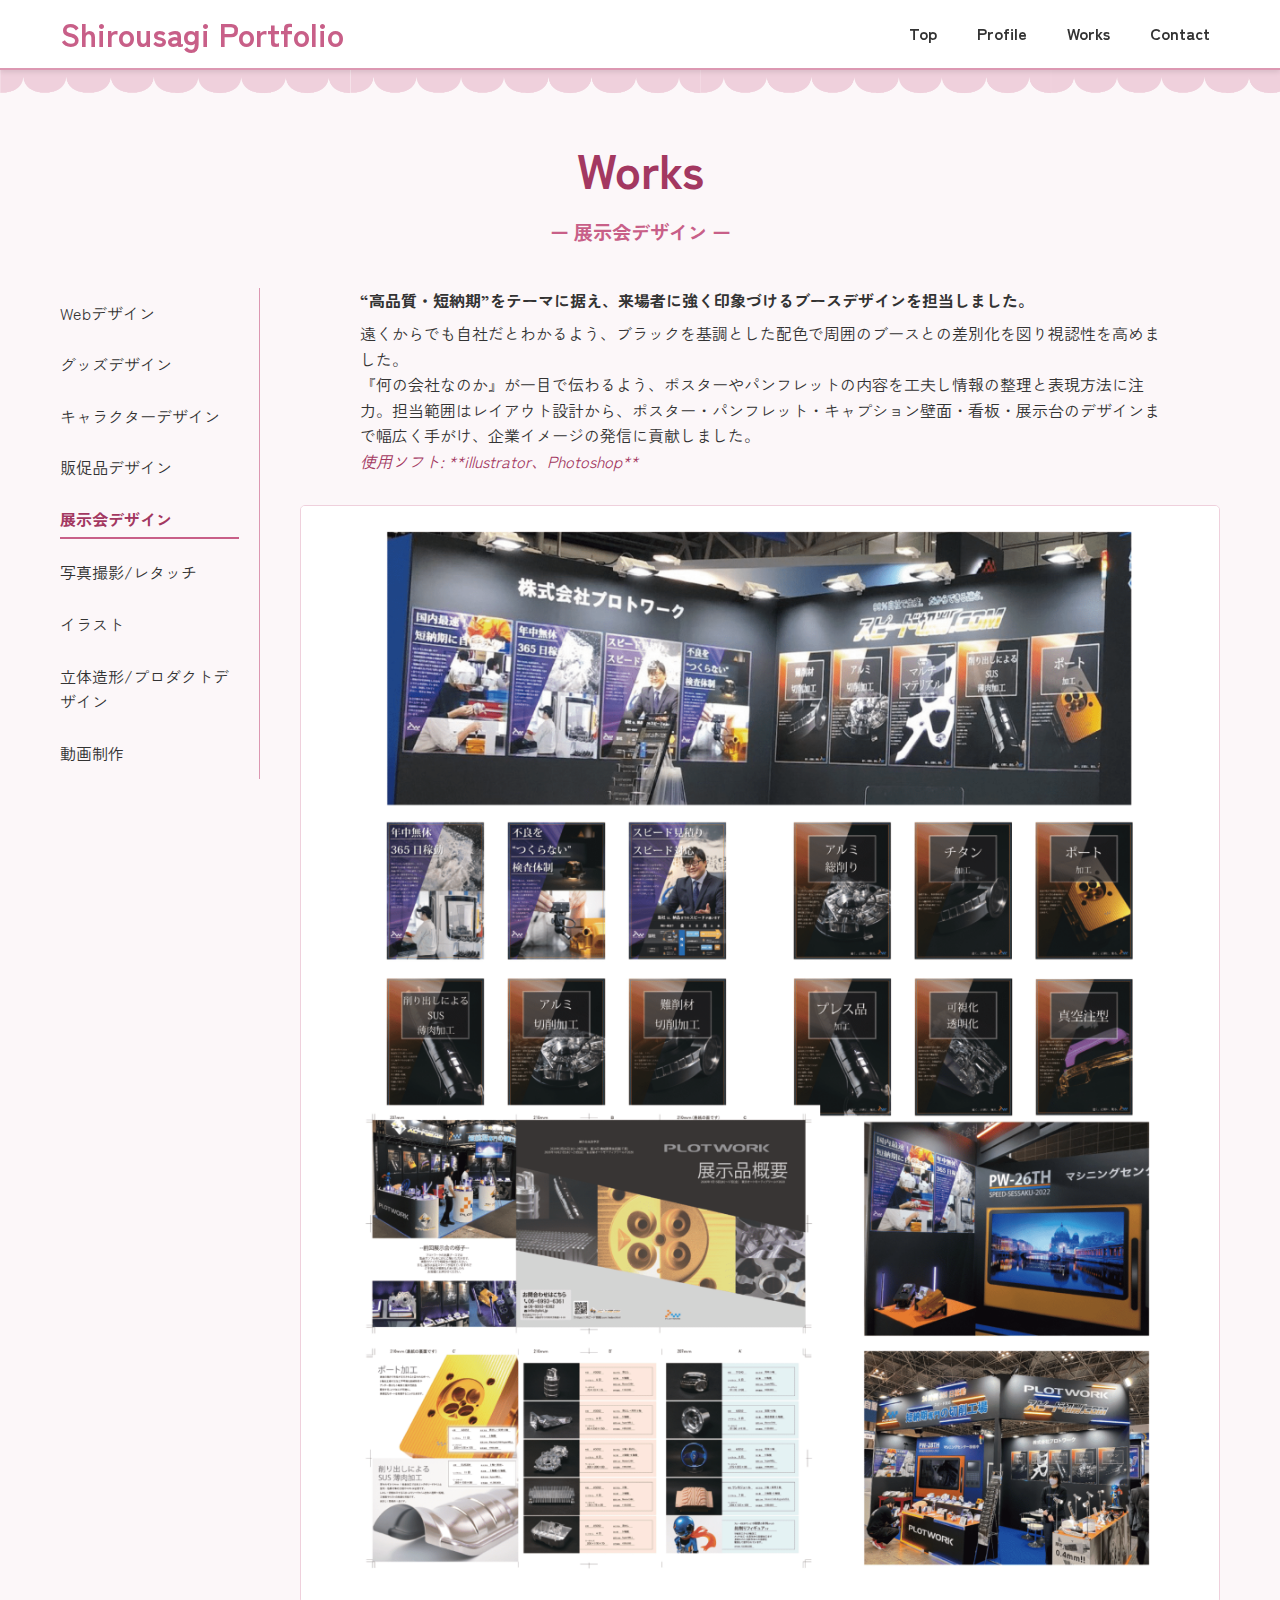
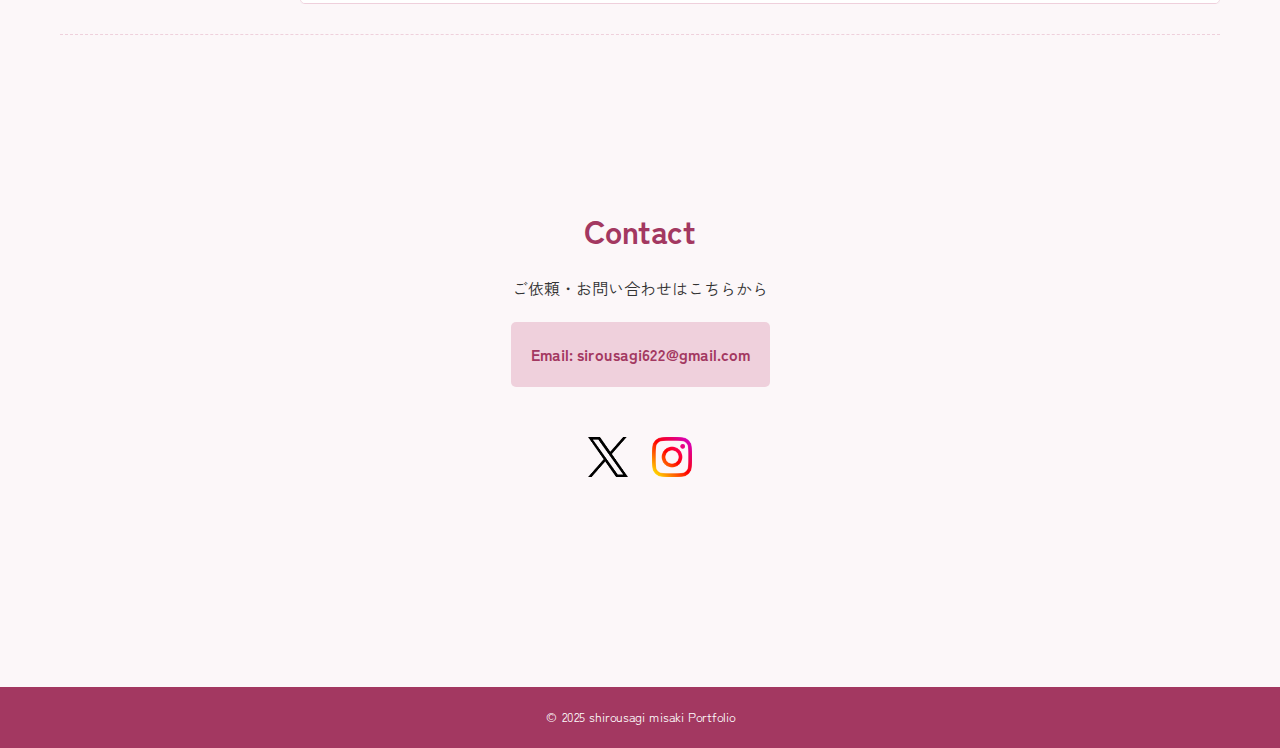
<file: works5.html>
<!DOCTYPE html>
<html lang="ja">
<head>
    <meta charset="UTF-8">
    <meta name="viewport" content="width=device-width, initial-scale=1.0">
    <title>Shirousagi Portfolio | Works -展示会デザイン</title>
    <link rel="stylesheet" href="style.css"> 
    <link rel="shortcut icon" href="images/sign.png" type="image/x-icon">
    <link href="https://fonts.googleapis.com/css2?family=Kosugi+Maru&family=Pacifico&family=Zen+Kaku+Gothic+New&display=swap" rel="stylesheet">
</head>
<body>

    <header class="fixed-header">
        <div class="header-content">
            <h1 class="logo"><a href="index.html">Shirousagi Portfolio</a></h1>
            <nav>
                <ul>
                    <li><a href="index.html">Top</a></li>
                    <li><a href="index.html#profile">Profile</a></li>
                    <li><a href="works1.html">Works</a></li>
                    <li><a href="#contact">Contact</a></li>
                </ul>
            </nav>
        </div>
    </header>

    <div class="header-divider"></div>

    <main>
        
        <section id="works" class="section works-section">
            <h3>Works</h3>
            <h4>ー 展示会デザイン ー</h4>
            
            <div class="works-container"> 
                
                <div class="works-categories">
                    <ul id="category-list-vertical">
                        <li><a href="works1.html">Webデザイン</a></li>
                        <li><a href="works2.html">グッズデザイン</a></li>
                        <li><a href="works3.html">キャラクターデザイン</a></li>
                        <li><a href="works4.html">販促品デザイン</a></li>
                        <li><a href="works5.html" class="active-category">展示会デザイン</a></li>
                        <li><a href="works6.html">写真撮影/レタッチ</a></li>
                        <li><a href="works7.html">イラスト</a></li>
                        <li><a href="works8.html">立体造形/プロダクトデザイン</a></li>
                        <li><a href="works9.html">動画制作</a></li> 
                    </ul>
                </div>
                
                <div class="work-examples large-image-display">
                    
                    <div class="large-image-item">
                        
                        <div class="work-detail-text">
                            <p>“高品質・短納期”をテーマに据え、来場者に強く印象づけるブースデザインを担当しました。</p>
                            <p>遠くからでも自社だとわかるよう、ブラックを基調とした配色で周囲のブースとの差別化を図り視認性を高めました。</p>
                            <p>『何の会社なのか』が一目で伝わるよう、ポスターやパンフレットの内容を工夫し情報の整理と表現方法に注力。担当範囲はレイアウト設計から、ポスター・パンフレット・キャプション壁面・看板・展示台のデザインまで幅広く手がけ、企業イメージの発信に貢献しました。</p>
                            <p>使用ソフト: **illustrator、Photoshop**</p>
                        </div>
                        
                        <div class="work-image-placeholder">
                            <img src="images/tenzikai.png" alt="展示会デザイン">
                        </div>
                        
                    </div>
                    
                </div>
            </div>
            
        </section>

        <section id="contact" class="section contact-section">
            <h3>Contact</h3>
            <p>ご依頼・お問い合わせはこちらから</p>
            
            <div class="contact-info-placeholder">
                <p>Email: sirousagi622@gmail.com</p>
            </div>

            <div class="social-links">
                <a href="https://x.com/shirousagiMi" target="_blank" rel="noopener noreferrer" aria-label="Xアカウントへ">
                    <img src="images/x-icon.png" alt="Xアイコン" class="social-icon">
                </a>
                
                <a href="https://www.instagram.com/shirousagimi/" target="_blank" rel="noopener noreferrer" aria-label="Instagramアカウントへ">
                    <img src="images/insta-icon.png" alt="Instagramアイコン" class="social-icon">
                </a>
            </div>
        </section>
        
    </main>

    <footer>
        <p>&copy; 2025 shirousagi misaki Portfolio</p>
    </footer>
</body>

    <script>
    document.querySelectorAll(".work-image-placeholder img").forEach(img => {
        img.addEventListener("click", () => {
        window.open(img.src, "_blank"); // 画像URLを別タブで開く
        });
    });
    </script>
    
</html>
</file>
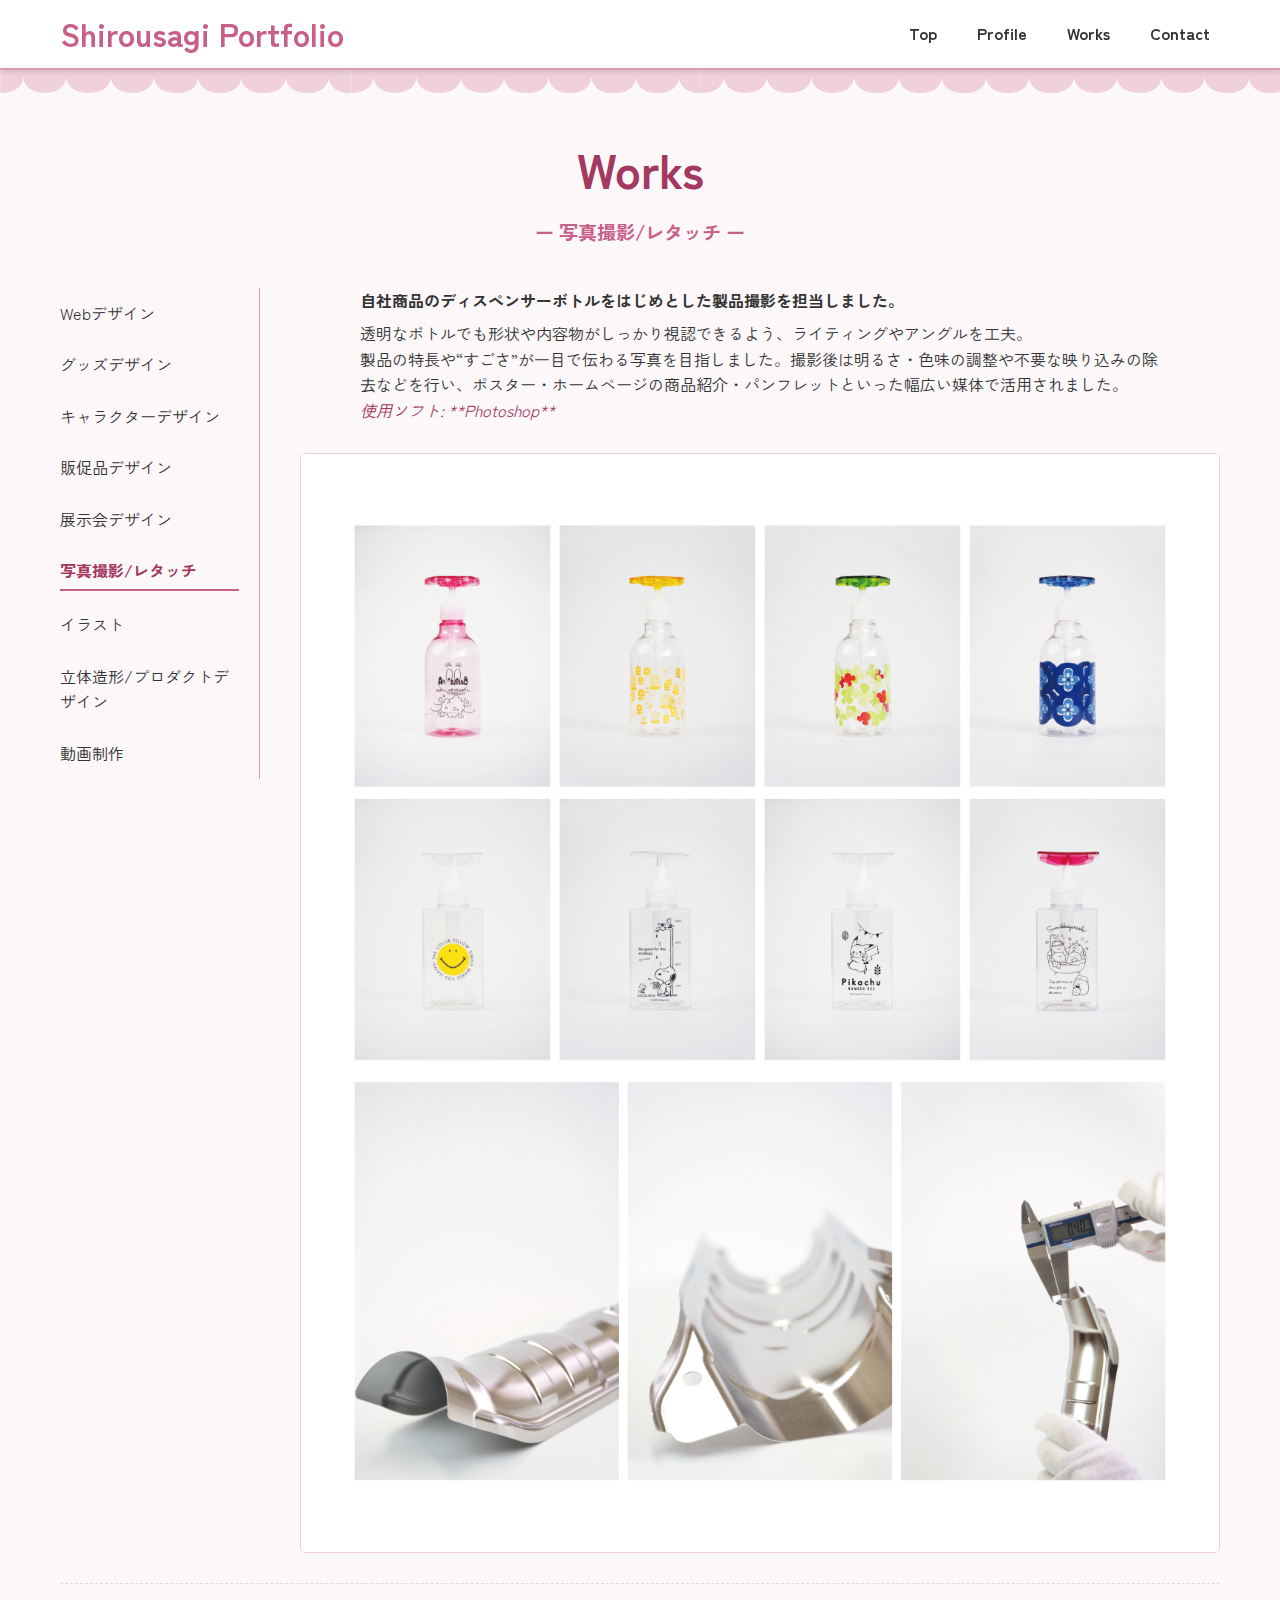
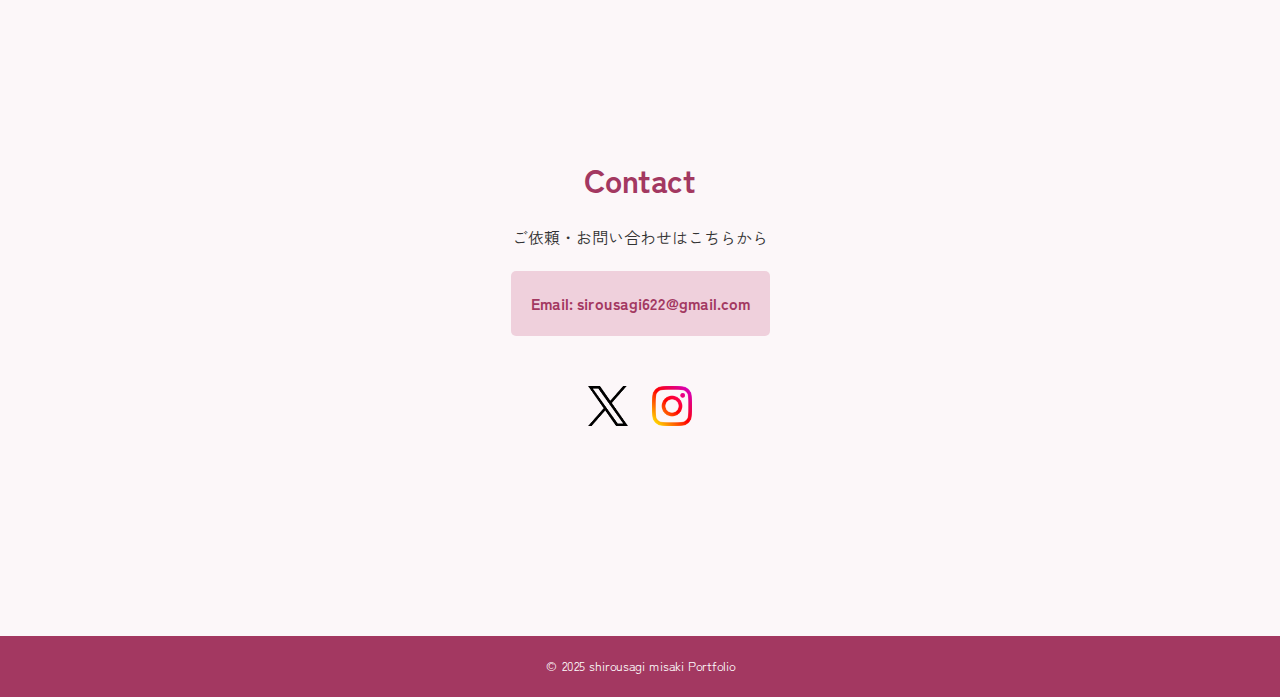
<file: works6.html>
<!DOCTYPE html>
<html lang="ja">
<head>
    <meta charset="UTF-8">
    <meta name="viewport" content="width=device-width, initial-scale=1.0">
    <title>Shirousagi Portfolio | Works -写真撮影/レタッチ</title>
    <link rel="stylesheet" href="style.css"> 
    <link rel="shortcut icon" href="images/sign.png" type="image/x-icon">
    <link href="https://fonts.googleapis.com/css2?family=Kosugi+Maru&family=Pacifico&family=Zen+Kaku+Gothic+New&display=swap" rel="stylesheet">
</head>
<body>

    <header class="fixed-header">
        <div class="header-content">
            <h1 class="logo"><a href="index.html">Shirousagi Portfolio</a></h1>
            <nav>
                <ul>
                    <li><a href="index.html">Top</a></li>
                    <li><a href="index.html#profile">Profile</a></li>
                    <li><a href="works1.html">Works</a></li>
                    <li><a href="#contact">Contact</a></li>
                </ul>
            </nav>
        </div>
    </header>

    <div class="header-divider"></div>

    <main>
        
        <section id="works" class="section works-section">
            <h3>Works</h3>
            <h4>ー 写真撮影/レタッチ ー</h4>
            
            <div class="works-container"> 
                
                <div class="works-categories">
                    <ul id="category-list-vertical">
                        <li><a href="works1.html">Webデザイン</a></li>
                        <li><a href="works2.html">グッズデザイン</a></li>
                        <li><a href="works3.html">キャラクターデザイン</a></li>
                        <li><a href="works4.html">販促品デザイン</a></li>
                        <li><a href="works5.html">展示会デザイン</a></li>
                        <li><a href="works6.html" class="active-category">写真撮影/レタッチ</a></li>
                        <li><a href="works7.html">イラスト</a></li>
                        <li><a href="works8.html">立体造形/プロダクトデザイン</a></li>
                        <li><a href="works9.html">動画制作</a></li> 
                    </ul>
                </div>
                
                <div class="work-examples large-image-display">
                    
                    <div class="large-image-item">
                        
                        <div class="work-detail-text">
                            <p>自社商品のディスペンサーボトルをはじめとした製品撮影を担当しました。</p>
                            <p>透明なボトルでも形状や内容物がしっかり視認できるよう、ライティングやアングルを工夫。</p>
                            <p>製品の特長や“すごさ”が一目で伝わる写真を目指しました。撮影後は明るさ・色味の調整や不要な映り込みの除去などを行い、ポスター・ホームページの商品紹介・パンフレットといった幅広い媒体で活用されました。</p>
                            <p>使用ソフト: **Photoshop**</p>
                        </div>
                        
                        <div class="work-image-placeholder">
                            <img src="images/photo.png" alt="写真">
                        </div>
                        
                    </div>
                    
                </div>
            </div>
            
        </section>

        <section id="contact" class="section contact-section">
            <h3>Contact</h3>
            <p>ご依頼・お問い合わせはこちらから</p>
            
            <div class="contact-info-placeholder">
                <p>Email: sirousagi622@gmail.com</p>
            </div>

            <div class="social-links">
                <a href="https://x.com/shirousagiMi" target="_blank" rel="noopener noreferrer" aria-label="Xアカウントへ">
                    <img src="images/x-icon.png" alt="Xアイコン" class="social-icon">
                </a>
                
                <a href="https://www.instagram.com/shirousagimi/" target="_blank" rel="noopener noreferrer" aria-label="Instagramアカウントへ">
                    <img src="images/insta-icon.png" alt="Instagramアイコン" class="social-icon">
                </a>
            </div>
        </section>
        
    </main>

    <footer>
        <p>&copy; 2025 shirousagi misaki Portfolio</p>
    </footer>
</body>

    <script>
    document.querySelectorAll(".work-image-placeholder img").forEach(img => {
        img.addEventListener("click", () => {
        window.open(img.src, "_blank"); // 画像URLを別タブで開く
        });
    });
    </script>
    
</html>
</file>
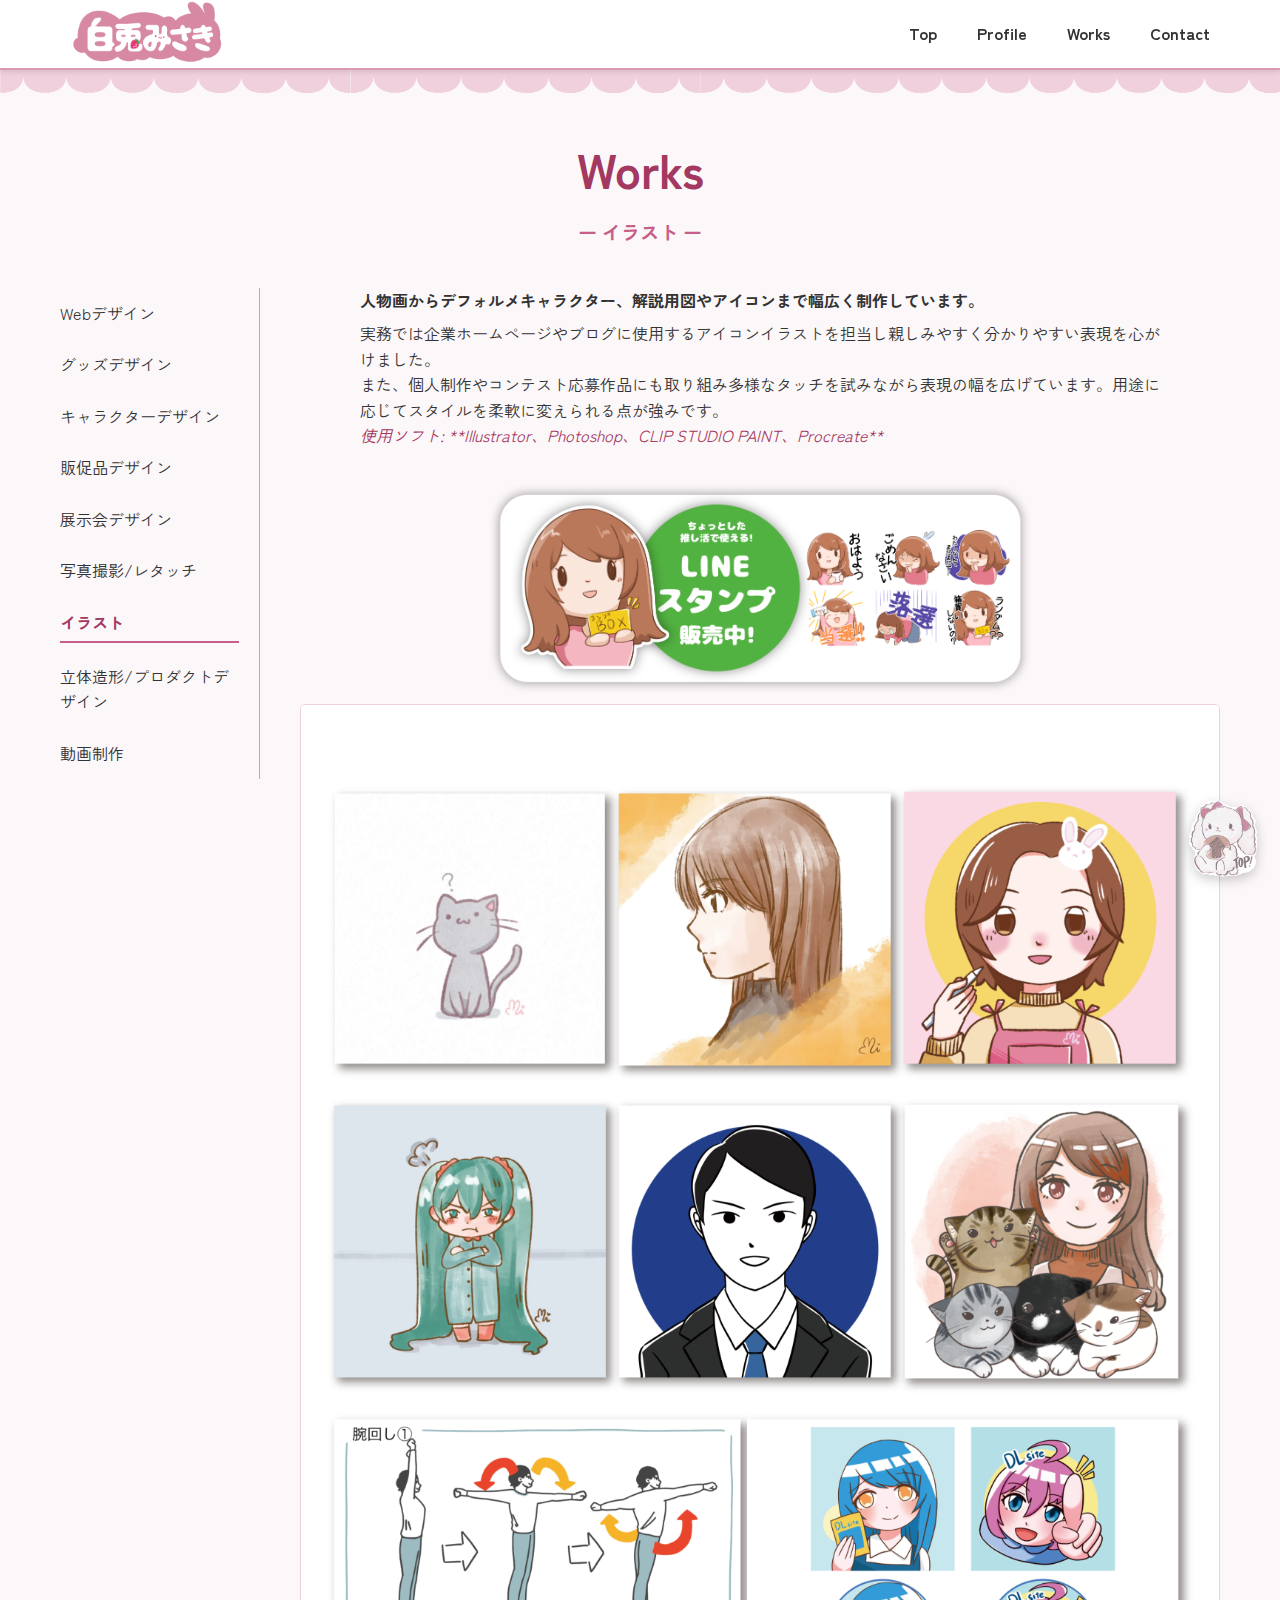
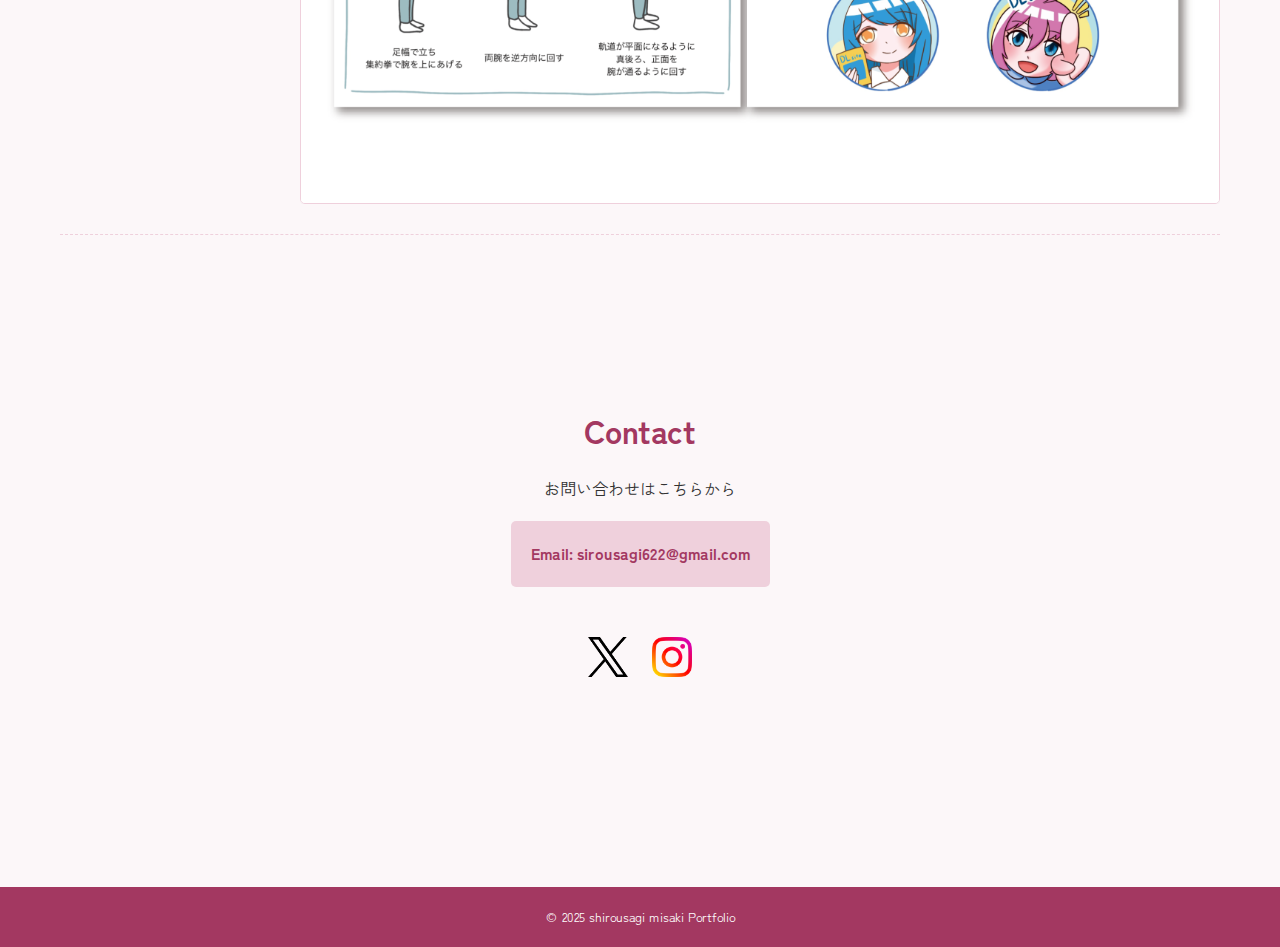
<file: works7.html>
<!DOCTYPE html>
<html lang="ja">
<head>
    <meta charset="UTF-8">
    <meta name="viewport" content="width=device-width, initial-scale=1.0">
    <title>Shirousagi Portfolio | Works -イラスト</title>
    <link rel="stylesheet" href="style.css"> 
    <link rel="shortcut icon" href="images/sign.png" type="image/x-icon">
    <link href="https://fonts.googleapis.com/css2?family=Kosugi+Maru&family=Pacifico&family=Zen+Kaku+Gothic+New&display=swap" rel="stylesheet">
</head>
<body>

    <header class="fixed-header">
        <div class="header-content">
            <a href="index.html" class="logo"><img src="images/logo.png" alt="logo"></a>
            <nav>
                <ul>
                    <li><a href="index.html">Top</a></li>
                    <li><a href="index.html#profile">Profile</a></li>
                    <li><a href="works1.html">Works</a></li>
                    <li><a href="#contact">Contact</a></li>
                </ul>
            </nav>
        </div>
    </header>

    <div class="header-divider"></div>

    <main>
        
        <section id="works" class="section works-section">
            <h3>Works</h3>
            <h4>ー イラスト ー</h4>
            
            <div class="works-container"> 
                
                <div class="works-categories">
                    <ul id="category-list-vertical">
                        <li><a href="works1.html">Webデザイン</a></li>
                        <li><a href="works2.html">グッズデザイン</a></li>
                        <li><a href="works3.html">キャラクターデザイン</a></li>
                        <li><a href="works4.html">販促品デザイン</a></li>
                        <li><a href="works5.html">展示会デザイン</a></li>
                        <li><a href="works6.html">写真撮影/レタッチ</a></li>
                        <li><a href="works7.html" class="active-category">イラスト</a></li>
                        <li><a href="works8.html">立体造形/プロダクトデザイン</a></li>
                        <li><a href="works9.html">動画制作</a></li> 
                    </ul>
                </div>
                
                <div class="work-examples large-image-display">
                    
                    <div class="large-image-item">
                        
                        <div class="work-detail-text">
                            <p>人物画からデフォルメキャラクター、解説用図やアイコンまで幅広く制作しています。</p>
                            <p>実務では企業ホームページやブログに使用するアイコンイラストを担当し親しみやすく分かりやすい表現を心がけました。</p>
                            <p>また、個人制作やコンテスト応募作品にも取り組み多様なタッチを試みながら表現の幅を広げています。用途に応じてスタイルを柔軟に変えられる点が強みです。</p>
                            <p>使用ソフト: **Illustrator、Photoshop、CLIP STUDIO PAINT、Procreate**</p>
                        </div>

                        <div class="linestamp">
                            <a href="https://store.line.me/stickershop/product/31999884/ja" target="_blank" rel="noopener noreferrer"><img src="images/linestamp.png" alt="LINEスタンプ"></a>
                        </div>

                        <div class="work-image-placeholder">
                            <img src="images/illustration.png" alt="イラスト" >
                        </div>
                        
                    </div>
                    
                </div>
            </div>
            
        </section>

        <section id="contact" class="section contact-section">
            <h3>Contact</h3>
            <p>お問い合わせはこちらから</p>
            
            <div class="contact-info-placeholder">
                <a href="mailto:sirousagi622@gmail.com" class="contact-email-link">
                    <p>Email: sirousagi622@gmail.com</p>
                </a>
            </div>

            <div class="social-links">
                <a href="https://x.com/shirousagiMi" target="_blank" rel="noopener noreferrer" aria-label="Xアカウントへ">
                    <img src="images/x-icon.png" alt="Xアイコン" class="social-icon">
                </a>
                
                <a href="https://www.instagram.com/shirousagimi/" target="_blank" rel="noopener noreferrer" aria-label="Instagramアカウントへ">
                    <img src="images/insta-icon.png" alt="Instagramアイコン" class="social-icon">
                </a>
            </div>
        </section>
        
    </main>

    <a href="works7.html" id="scroll-to-top-btn">
        <img src="images/usagi.png" alt="TOPに戻るボタン">
    </a>

    <footer>
        <p>&copy; 2025 shirousagi misaki Portfolio</p>
    </footer>
</body>

    <script>
    document.querySelectorAll(".work-image-placeholder img").forEach(img => {
        img.addEventListener("click", () => {
        window.open(img.src, "_blank"); // 画像URLを別タブで開く
        });
    });
    </script>
    
</html>
</file>
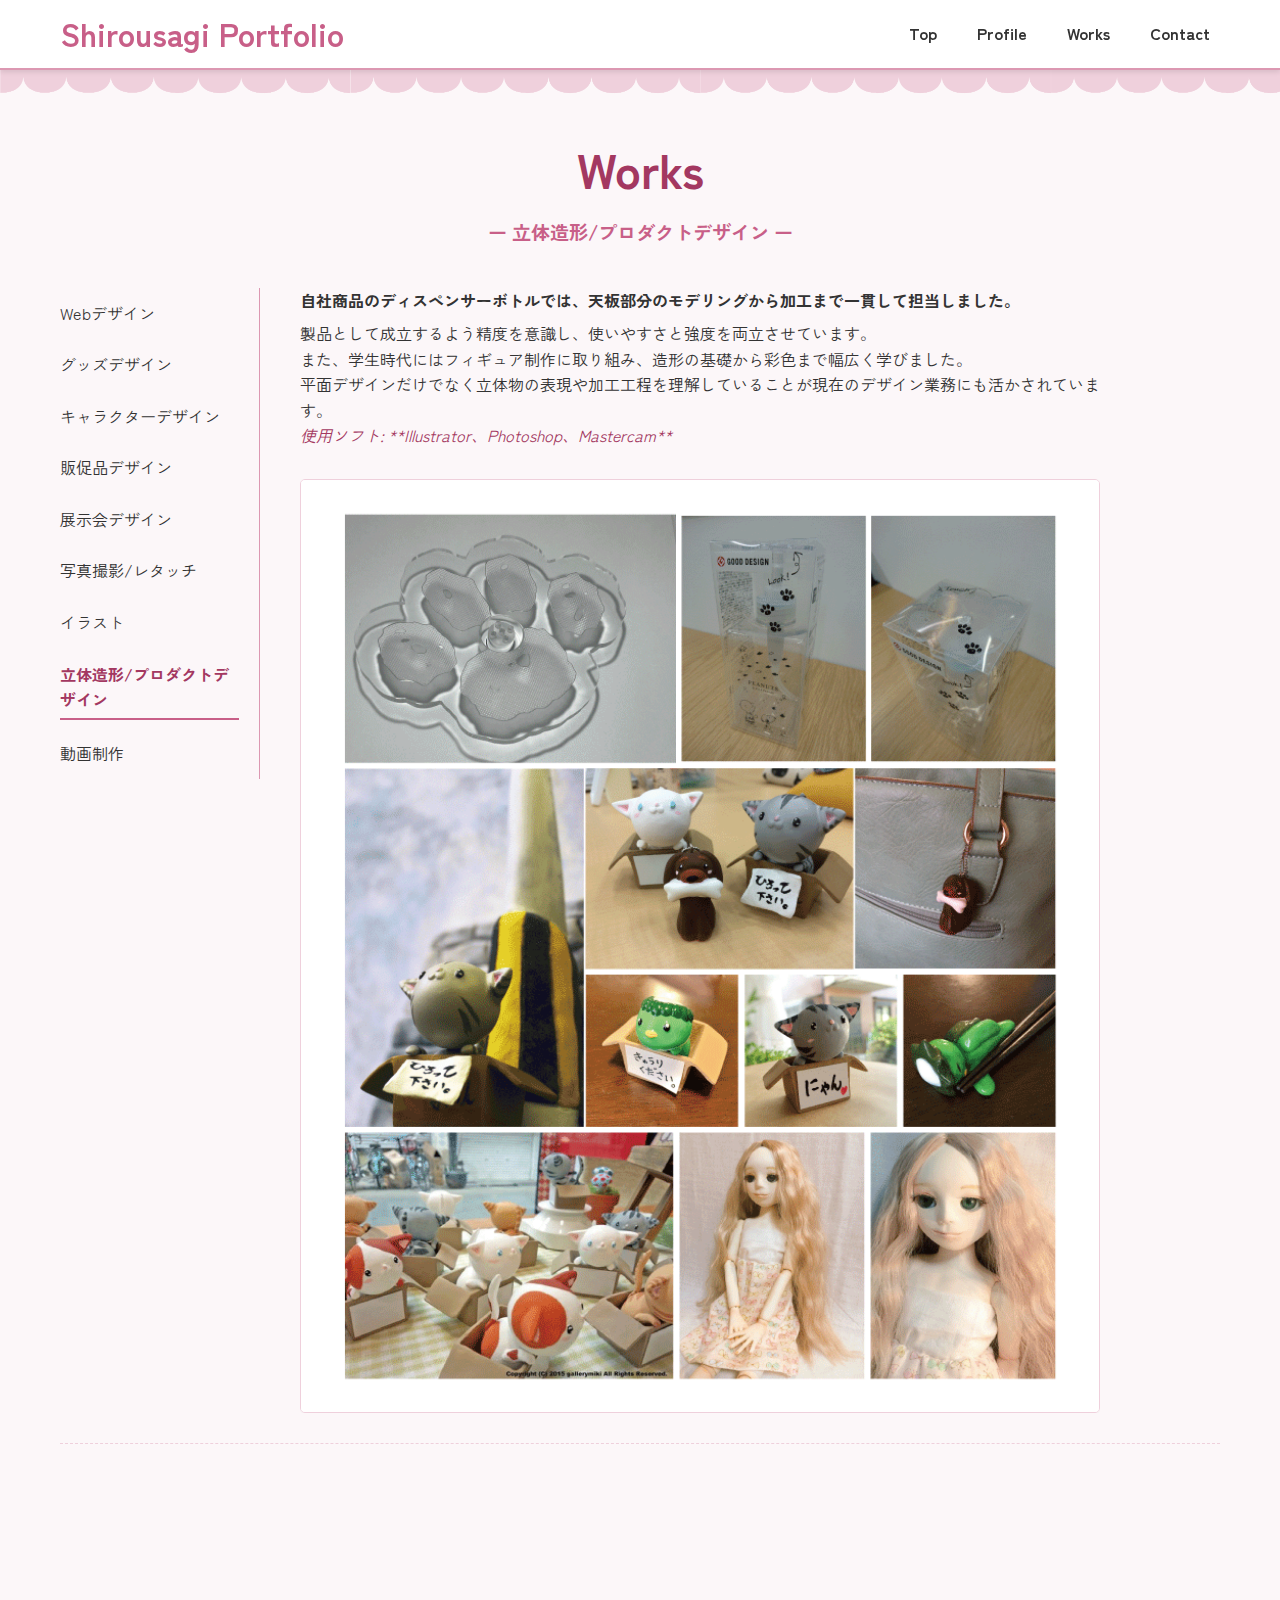
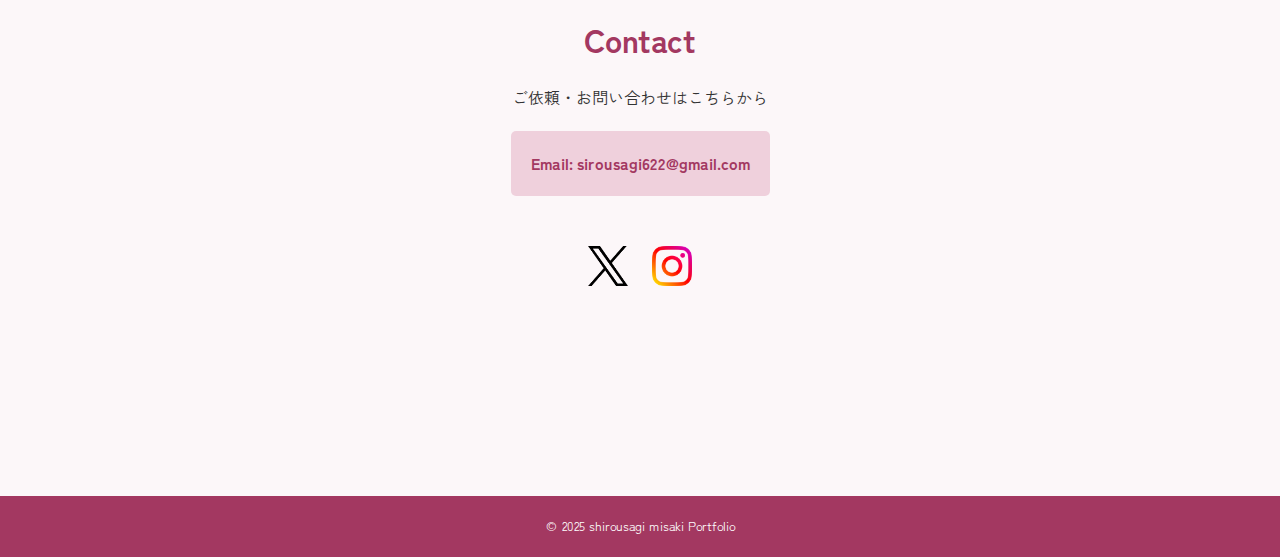
<file: works8.html>
<!DOCTYPE html>
<html lang="ja">
<head>
    <meta charset="UTF-8">
    <meta name="viewport" content="width=device-width, initial-scale=1.0">
    <title>Shirousagi Portfolio | Works -立体造形/プロダクトデザイン</title>
    <link rel="stylesheet" href="style.css"> 
    <link rel="shortcut icon" href="images/sign.png" type="image/x-icon">
    <link href="https://fonts.googleapis.com/css2?family=Kosugi+Maru&family=Pacifico&family=Zen+Kaku+Gothic+New&display=swap" rel="stylesheet">
</head>
<body>

    <header class="fixed-header">
        <div class="header-content">
            <h1 class="logo"><a href="index.html">Shirousagi Portfolio</a></h1>
            <nav>
                <ul>
                    <li><a href="index.html">Top</a></li>
                    <li><a href="index.html#profile">Profile</a></li>
                    <li><a href="works1.html">Works</a></li>
                    <li><a href="#contact">Contact</a></li>
                </ul>
            </nav>
        </div>
    </header>

    <div class="header-divider"></div>

    <main>
        
        <section id="works" class="section works-section">
            <h3>Works</h3>
            <h4>ー 立体造形/プロダクトデザイン ー</h4>
            
            <div class="works-container"> 
                
                <div class="works-categories">
                    <ul id="category-list-vertical">
                        <li><a href="works1.html">Webデザイン</a></li>
                        <li><a href="works2.html">グッズデザイン</a></li>
                        <li><a href="works3.html">キャラクターデザイン</a></li>
                        <li><a href="works4.html">販促品デザイン</a></li>
                        <li><a href="works5.html">展示会デザイン</a></li>
                        <li><a href="works6.html">写真撮影/レタッチ</a></li>
                        <li><a href="works7.html">イラスト</a></li>
                        <li><a href="works8.html" class="active-category">立体造形/プロダクトデザイン</a></li>
                        <li><a href="works9.html">動画制作</a></li> 
                    </ul>
                </div>
                
                <div class="work-examples large-image-display">
                    
                    <div class="large-image-item">
                        
                        <div class="work-detail-text">
                            <p>自社商品のディスペンサーボトルでは、天板部分のモデリングから加工まで一貫して担当しました。</p>
                            <p>製品として成立するよう精度を意識し、使いやすさと強度を両立させています。</p>
                            <p>また、学生時代にはフィギュア制作に取り組み、造形の基礎から彩色まで幅広く学びました。</p>
                            <p>平面デザインだけでなく立体物の表現や加工工程を理解していることが現在のデザイン業務にも活かされています。</p>
                            <p>使用ソフト: **Illustrator、Photoshop、Mastercam**</p>
                        </div>
                        
                        <div class="work-image-placeholder">
                            <img src="images/product.png" alt="立体">
                        </div>
                        
                    </div>
                    
                </div>
            </div>
            
        </section>

        <section id="contact" class="section contact-section">
            <h3>Contact</h3>
            <p>ご依頼・お問い合わせはこちらから</p>
            
            <div class="contact-info-placeholder">
                <p>Email: sirousagi622@gmail.com</p>
            </div>

            <div class="social-links">
                <a href="https://x.com/shirousagiMi" target="_blank" rel="noopener noreferrer" aria-label="Xアカウントへ">
                    <img src="images/x-icon.png" alt="Xアイコン" class="social-icon">
                </a>
                
                <a href="https://www.instagram.com/shirousagimi/" target="_blank" rel="noopener noreferrer" aria-label="Instagramアカウントへ">
                    <img src="images/insta-icon.png" alt="Instagramアイコン" class="social-icon">
                </a>
            </div>
        </section>
        
    </main>

    <footer>
        <p>&copy; 2025 shirousagi misaki Portfolio</p>
    </footer>
</body>
</html>
</file>
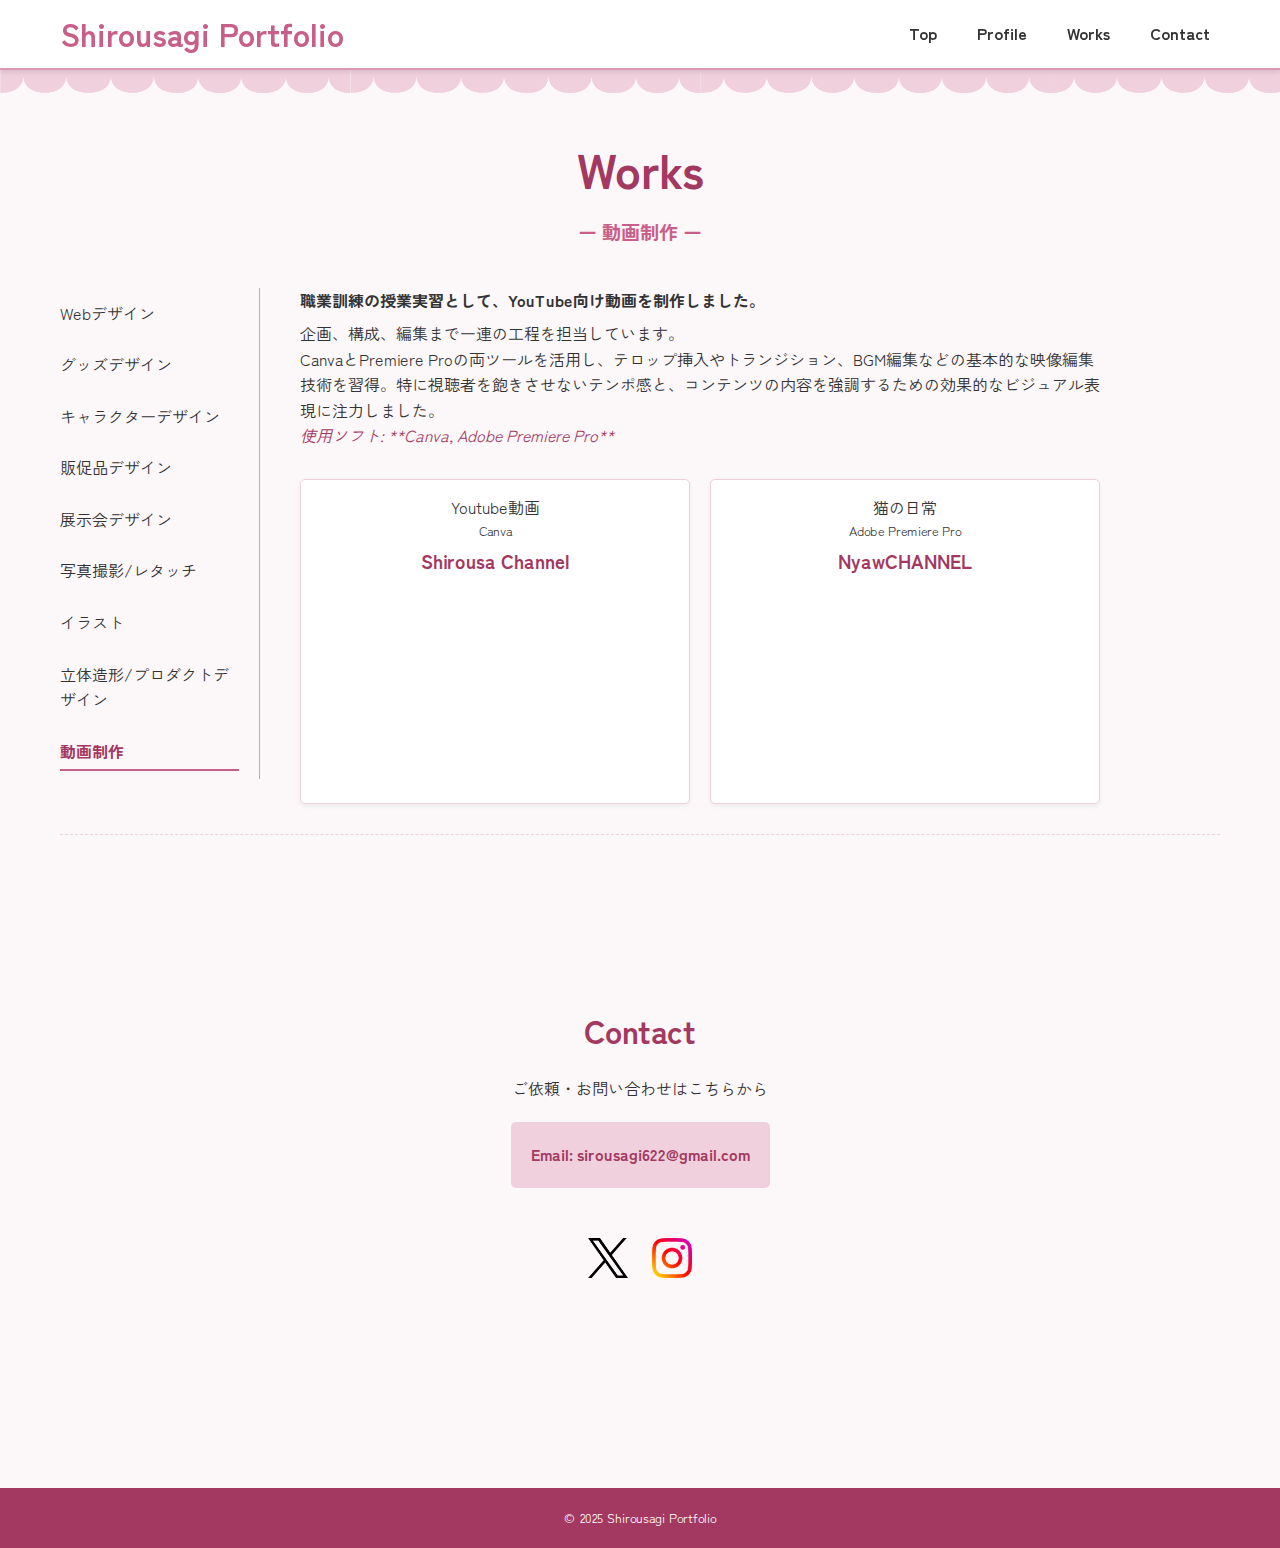
<file: works9.html>
<!DOCTYPE html>
<html lang="ja">
<head>
    <meta charset="UTF-8">
    <meta name="viewport" content="width=device-width, initial-scale=1.0">
    <title>Shirousagi Portfolio | Works - 動画制作</title>
    <link rel="stylesheet" href="style.css"> 
    <link rel="shortcut icon" href="images/sign.png" type="image/x-icon">
    <link href="https://fonts.googleapis.com/css2?family=Kosugi+Maru&family=Pacifico&family=Zen+Kaku+Gothic+New&display=swap" rel="stylesheet">
</head>
<body>

    <header class="fixed-header">
        <div class="header-content">
            <h1 class="logo"><a href="index.html">Shirousagi Portfolio</a></h1>
            <nav>
                <ul>
                    <li><a href="index.html">Top</a></li>
                    <li><a href="index.html#profile">Profile</a></li>
                    <li class="active"><a href="works1.html" >Works</a></li>
                    <li><a href="#contact">Contact</a></li>
                </ul>
            </nav>
        </div>
    </header>

    <div class="header-divider"></div>

    <main>

        <section id="works" class="section works-section">
            <h3>Works</h3>
            <h4>ー 動画制作 ー</h4>
            
            <div class="works-container"> 
                
                <div class="works-categories">
                    <ul id="category-list-vertical">
                        <li><a href="works1.html">Webデザイン</a></li>
                        <li><a href="works2.html">グッズデザイン</a></li>
                        <li><a href="works3.html">キャラクターデザイン</a></li>
                        <li><a href="works4.html">販促品デザイン</a></li>
                        <li><a href="works5.html">展示会デザイン</a></li>
                        <li><a href="works6.html">写真撮影/レタッチ</a></li>
                        <li><a href="works7.html">イラスト</a></li>
                        <li><a href="works8.html">立体造形/プロダクトデザイン</a></li>
                        <li><a href="works9.html" class="active-category">動画制作</a></li> 
                    </ul>
                </div>
                
                <div class="work-examples large-image-display">
                    
                    <div class="large-image-item">
                        
                        <div class="work-detail-text">
                            <p>職業訓練の授業実習として、YouTube向け動画を制作しました。</p>
                            <p>企画、構成、編集まで一連の工程を担当しています。<br>CanvaとPremiere Proの両ツールを活用し、テロップ挿入やトランジション、BGM編集などの基本的な映像編集技術を習得。特に視聴者を飽きさせないテンポ感と、コンテンツの内容を強調するための効果的なビジュアル表現に注力しました。</p>
                            <p>使用ソフト: **Canva, Adobe Premiere Pro**</p>
                            
                        </div>

                    <div class="work-examples">
                    <div class="work-item">

                        <p>Youtube動画</p>
                        <p class="work-title">Canva</p>
                        <p class="work-name"><a href="https://youtu.be/rm-ADdjlYrw" target="_blank" rel="noopener noreferrer">Shirousa Channel</a></p>

                        <div class="work-video-placeholder">
                            <iframe src="https://www.youtube.com/embed/rm-ADdjlYrw" frameborder="0" allow="accelerometer; autoplay; clipboard-write; encrypted-media; gyroscope; picture-in-picture" allowfullscreen></iframe>
                        </div>
                    </div>

                    <div class="work-item">

                        <p>猫の日常</p>
                        <p class="work-title">Adobe Premiere Pro</p>
                        <p class="work-name"><a href="https://youtu.be/QdA8vQFNFek" target="_blank" rel="noopener noreferrer">NyawCHANNEL</a></p>
                        
                        <div class="work-video-placeholder">
                            <iframe src="https://www.youtube.com/embed/QdA8vQFNFek" frameborder="0" allow="accelerometer; autoplay; clipboard-write; encrypted-media; gyroscope; picture-in-picture" allowfullscreen></iframe>
                        </div>

                    </div>

                    
                </div>
            </div>
            
        </section>
<section id="contact" class="section contact-section">
            <h3>Contact</h3>
            <p>ご依頼・お問い合わせはこちらから</p>
            
            <div class="contact-info-placeholder">
                <p>Email: sirousagi622@gmail.com</p>
            </div>

            <div class="social-links">
                <a href="https://x.com/shirousagiMi" target="_blank" rel="noopener noreferrer" aria-label="Xアカウントへ">
                    <img src="images/x-icon.png" alt="Xアイコン" class="social-icon">
                </a>
                
                <a href="https://www.instagram.com/shirousagimi/" target="_blank" rel="noopener noreferrer" aria-label="Instagramアカウントへ">
                    <img src="images/insta-icon.png" alt="Instagramアイコン" class="social-icon">
                </a>
            </div>
        </section>

    </main>

    <footer>
        <p>&copy; 2025 Shirousagi Portfolio</p>
    </footer>
</body>
</html>
</file>
<file: style.css>
/* カラーコードの定義 */
:root {
    --color-bg-light: #FCF7F9;
    --color-accent-light: #EFD0DC;
    --color-accent-medium: #DC98B2;
    --color-main: #C85F88;
    --color-main-dark: #A33861;
    --color-text-dark: #333;
    --color-white: #FFFFFF;
    --header-height: 70px;
}

/* 基本設定 */
* {
    box-sizing: border-box;
    margin: 0;
    padding: 0;
}

body {
    font-family: "Zen Kaku Gothic New", sans-serif;
    line-height: 1.6;
    color: var(--color-text-dark);
    background-color: var(--color-bg-light);
    padding-top: var(--header-height);
}

a {
    color: var(--color-main);
    text-decoration: none;
}

a:hover {
    color: var(--color-main-dark);
}

ul {
    list-style: none;
}

h2, h3, h4 {
    color: var(--color-main-dark);
    margin-bottom: 0.5em;
}

/* ヘッダー（固定） */
.fixed-header {
    position: fixed;
    top: 0;
    left: 0;
    width: 100%;
    height: var(--header-height);
    background-color: var(--color-white);
    border-bottom: 2px solid var(--color-accent-medium);
    z-index: 1000;
    box-shadow: 0 2px 5px rgba(0, 0, 0, 0.1);
}

.header-content {
    max-width: 1200px;
    margin: 0 auto;
    padding: 0 20px;
    display: flex;
    justify-content: space-between;
    align-items: center;
    height: 100%;
}

.logo img {
    height: 70px;
}



.fixed-header nav ul {
    display: flex;
}

.fixed-header nav ul li {
    margin-left: 20px;
}

.fixed-header nav ul li a {
    color: var(--color-text-dark);
    font-weight: bold;
    padding: 5px 10px;
    transition: color 0.3s;
}

.fixed-header nav ul li a:hover {
    color: var(--color-main);
    border-bottom: 2px solid var(--color-main);
}
/* ヘッダーの区切り線（yane.png）のスタイル */
.header-divider {
    background-image: url('images/yane.png');
    background-repeat: repeat-x;
    background-size: auto 100%;
    height: 50px;
    position: fixed;
    top: 60px; 
    left: 0;
    right: 0;
    width: 100%;
    z-index: 900; 
}

/* メインコンテンツ */
main {
    max-width: 1200px;
    margin: 0 auto;
    padding: 20px;
    padding-top: 30px;
}

.section {
    padding: 30px 0;
    margin-bottom: 40px;
    border-bottom: 1px dashed var(--color-accent-light);
}

.section:last-child {
    border-bottom: none;
}

/* ===================================== */
/* 💡 TOPに戻るボタンのスタイル */
/* ===================================== */
#scroll-to-top-btn {
    /* 画面に固定表示 */
    position: fixed;
    /* 右下からの位置調整 */
    right: 20px; 
    bottom: 20px;
    /* 他の要素より手前に表示 */
    z-index: 999; 
    
    /* ボタンのサイズ設定 */
    width: 80px; /* PCでのサイズ (適宜調整) */
    height: auto;
    
    /* ホバー時の見た目（動き） */
    transition: transform 0.3s ease, opacity 0.3s ease;
}

#scroll-to-top-btn img {
    /* 画像をボタンの枠いっぱいに広げる */
    width: 100%;
    height: auto;
    display: block;
    /* 丸みを帯びたデザインに合わせて影を調整 */
    filter: drop-shadow(0 4px 6px rgba(0, 0, 0, 0.2)); 
}

/* ホバー時のアニメーション（少し浮き上がらせる） */
#scroll-to-top-btn:hover {
    transform: translateY(-5px);
}

/* モバイル対応の調整 */
@media (max-width: 768px) {
    #scroll-to-top-btn {
        right: 15px;
        bottom: 15px;
        width: 60px; /* モバイルでは少し小さく */
    }
}

/* ------------------------------------------- */
/* Top / WELCOMEセクション*/
/* ------------------------------------------- */
.welcome-section {
    display: flex;
    justify-content: left;
    align-items: center;
    text-align: center;
    height: 80vh;
    padding: 0 50px 20px 100px;
    border-radius: 10px;
    background-image: url(images/top.png);
    background-repeat: no-repeat;
    background-size: cover;
    background-position: center;
    border-bottom: none;
}

.welcome-container {
    display: flex;
    flex-direction: column;
    align-items: center;
}

.welcome-text .small-text {
    font-size: 1.2em;
    color: var(--color-main);
    background-color: rgba(255, 255, 255, 0.7);
    font-family: "Pacifico", cursive;
}

.welcome-text h2 {
    font-size: 2.5em;
    color: var(--color-main-dark);
    margin: 0.1em 0;
    background-color: rgba(255, 255, 255, 0.7);
    font-family: "Pacifico", cursive;
}

.profile-image-container img {
    width: 200px;
    height: 200px;
    border-radius: 50%;
    border: 5px solid var(--color-white);
    box-shadow: 0 0 10px rgba(0, 0, 0, 0.1);
    object-fit: cover;
    background-color: var(--color-white);
}

/* Topアニメーション */
.welcome-text {
    animation-name: fadein_anime;
    animation-fill-mode: both;
    animation-duration: 3s;
    animation-timing-function: ease;
    animation-delay: 0.5s;
    animation-direction: normal;
}

@keyframes fadein_anime {
    0% {
        opacity: 0;
    }

    100% {
        opacity: 1;
    }
}

/* Profileセクション (index.html内) */
.profile-section h3 {
    text-align: center;
    font-size: 2em;
    margin-bottom: 40px;
    padding-top: 60px;
}

.profile-section h4 {
    color: var(--color-main);
    text-align: center;
    margin-bottom: 20px;
}
.profile-section img {
    text-align: center;
}

.profile-detail {
    max-width: 800px;
    margin: 0 auto;
    background-color: var(--color-white);
    padding: 30px;
    box-shadow: 0 0 10px rgba(0, 0, 0, 0.05);
    text-align: center;
}

.profile-detail p {
    margin-bottom: 1em;
    text-align: center;
}

.profile-detail .name {
    font-size: 1.4em;
    font-weight: bold;
    color: var(--color-main-dark);
    text-align: center;
    margin-bottom: 1.5em;
}

.profile-detail .strong-point {
    font-weight: bold;
    color: var(--color-main);
    text-align: center;
    margin-top: 2em;
}

.name-signature {
    margin: 0;
    font-weight: bold;
    color: var(--color-main-dark);
}

.profile-img {
    width: 200px;
    height: 200px;
    border-radius: 50%;
    border: 5px solid var(--color-white);
    box-shadow: 0 0 10px rgba(0, 0, 0, 0.1);
    object-fit: cover;
    background-color: var(--color-white); 
}

/* ===================================== */
/* 💡 Profile カルーセルの基本設定 */
/* ===================================== */

:root {
    /* PCアイテム: 8個 * (250px + 20px) = 2160px */
    --carousel-item-total-width: 2160px; 
}

.profile-carousel-container {
    overflow-x: hidden;
    overflow-y: visible;
    margin-top: 50px;
    padding: 0 20px; 
}

.carousel-track {
    display: flex;
    animation: scroll-left 50s linear infinite; 
    padding-bottom: 20px;
}

.carousel-item {
    /* 各アイテムの幅と隙間を設定 */
    flex: 0 0 auto; /* アイテムが縮まないように設定 */
    width: 250px; /* アイテムの固定幅 (適宜調整) */
    margin-right: 20px; /* アイテム間の隙間 */
    box-shadow: 0 4px 10px rgba(0, 0, 0, 0.1);
    border-radius: 8px;
    overflow: hidden;
}

.carousel-item img {
    /* 画像をアイテムの枠いっぱいに広げる */
    width: 100%;
    height: auto;
    display: block;
}

/* 💡 無限に左へスクロールするアニメーションを定義 */
/* 💡 修正後: @keyframes scroll-left */
@keyframes scroll-left {
    from {
        /* 開始：元の位置 */
        transform: translateX(0);
    }
    to {
        transform: translateX(calc(-1 * var(--carousel-item-total-width))); 
    }
}

/* Worksボタン*/
.works-button-container {
    text-align: center;
    padding: 20px 20px; 
    margin-top: 20px;
    background-color: #f9f9f9;
}

.works-button {
    display: inline-block;
    padding: 12px 30px;
    background-color: var(--color-main);
    color: white;
    text-decoration: none;
    font-size: 1.1em;
    font-weight: bold;
    border-radius: 5px;
    transition: background-color 0.3s;
    box-shadow: 0 4px 6px rgba(0, 0, 0, 0.1); 
}

.works-button:hover {
    background-color: var(--color-accent-light);
}

/* ------------------------------------------- */
/* Worksセクション */
/* ------------------------------------------- */



.works-section h3 {
    text-align: center;
    font-size: 3em;
    margin-bottom: 10px;
}

.works-section h4 {
    text-align: center;
    font-size: 1.2em;
    color: var(--color-main);
    margin-bottom: 40px;
}

.work-detail-text p:first-child {
    font-weight: bold;
    margin-bottom: 0.5em;
}
.work-detail-text p:last-child {
    font-style: italic;
    color: var(--color-main-dark);
}


.works-container {
    display: flex;
    justify-content: flex-start;
    gap: 40px;
}

.works-categories {
    width: 200px;
    flex-shrink: 0;
    margin: 0;
    text-align: left;
}

.works-categories ul {
    display: block;
    border-right: 1px solid var(--color-accent-medium);
    padding-right: 20px;
}

.works-categories li {
    padding: 8px 0;
    font-size: 1em;
    font-weight: normal;
}

.works-categories li a {
    color: var(--color-text-dark);
    display: block;
    padding: 5px 0;
    font-weight: normal;
    transition: color 0.3s;
}

.works-categories li a:hover {
    color: var(--color-main-dark);
    font-weight: bold;
}

/* ★アクティブカテゴリのスタイル (HTMLで.active-categoryを付与) */
.works-categories li a.active-category {
    color: var(--color-main-dark);
    font-weight: bold;
    border-bottom: 2px solid var(--color-main);
}
 

/* 制作実績例（右側コンテンツ内のレイアウト） */
.work-examples {
    flex-grow: 1;
    display: flex;
    flex-wrap: wrap;
    justify-content: flex-start;
    gap: 20px;
}


.work-item {
    width: calc(50% - 10px);
    min-width: 200px;
    background-color: var(--color-white);
    padding: 15px;
    border: 1px solid var(--color-accent-light);
    border-radius: 5px;
    text-align: center;
    box-shadow: 0 2px 5px rgba(0, 0, 0, 0.05);
}

.work-item .work-title {
    font-size: 0.8em;
    color: var(--color-text-dark);
    margin-bottom: 5px;
}

.work-item .work-name {
    font-size: 1.2em;
    font-weight: bold;
    color: var(--color-main-dark);
    margin-bottom: 10px;
}

.work-item .work-name a {
    color: var(--color-main-dark);
}

.work-item .work-name a:hover {
    color: var(--color-main);
}

.work-detail-text {
    max-width: 800px;
    margin: 0 auto 30px;
}

/* 画像表示のためのコンテナ */
.work-image-placeholder {
    width: 100%;
    display: flex;
    justify-content: center;
    align-items: center;
    border-radius: 3px;
    overflow: hidden;
}

.work-image-placeholder p {
    margin: 0;
    line-height: normal;
    width: 100%;
    height: 100%;
    display: flex;
    justify-content: center;
    align-items: center;
    color: var(--color-main-dark);
    font-weight: bold;
    font-size: 0.9em;
}

.work-image-placeholder img {
    width: 100%;
    height: 100%;
    object-fit: contain;
    display: block;
    border: 1px solid var(--color-accent-light);
    border-radius: 5px;
    box-shadow: 0 2px 5px rgba(0, 0, 0, 0.05);
}

/* 動画 */
.work-video-placeholder {
    width: 100%;
    position: relative;
    padding-top: 56.25%; /* 9 / 16 * 100 = 56.25 */ 
    border-radius: 3px;
    overflow: hidden;
    
}

/* <iframe> 要素をコンテナ内に絶対配置し、コンテナサイズに合わせる */
.work-video-placeholder iframe {
    position: absolute;
    top: 0;
    left: 0;
    width: 100%;
    height: 100%;
    border: none;
}

.work-image-placeholder img {
  cursor: pointer;
}

.linestamp {
    text-align: center;
}

.linestamp img{
    width: 60%;
}


/* ------------------------------------------- */
/* Contactセクション */
/* ------------------------------------------- */

.contact-section {
    text-align: center;
    margin-bottom: 160px;
}

.contact-section h3 {
    font-size: 2em;
    margin-bottom: 20px;
    margin-top: 100px;
}

.contact-info-placeholder {
    margin-top: 20px;
    padding: 20px;
    background-color: var(--color-accent-light);
    display: inline-block;
    border-radius: 5px;
    color: var(--color-main-dark);
    font-weight: bold;
}

.social-links {
    margin-top: 30px;
    text-align: center;
}

.social-icon {
    width: 40px;
    height: 40px;
    margin: 0 10px;
    transition: opacity 0.3s;
    vertical-align: middle;
}

.social-icon:hover {
    opacity: 0.8;
}

.contact-info-placeholder {
    margin-bottom: 20px;
}

/* ===================================== */
/* 💡 Contactセクションのメールリンクスタイル */
/* ===================================== */
.contact-email-link {
    /* リンクの下線を非表示にする */
    text-decoration: none; 
    /* リンクの色を親要素の文字色に戻す */
    color: inherit; 
    /* ホバー時の変化を打ち消したい場合は以下を追加 */
    /* color: var(--color-main-dark); */ 
}

/* リンクを囲んでいる<div>全体がクリック対象になるように設定 */
.contact-info-placeholder {
    /* <a>タグがブロック要素として振る舞うように設定 */
    display: inline-block; 
}

/* <a>タグの子要素である<p>タグのスタイルを維持 */
.contact-email-link p {
    margin: 0; /* <p>タグのデフォルトマージンをリセット */
}

/* フッター */
footer {
    text-align: center;
    padding: 20px;
    background-color: var(--color-main-dark);
    color: var(--color-white);
    font-size: 0.8em;
}


/* ------------------------------------------- */
/* レスポンシブ対応 (768px以下) */
/* ------------------------------------------- */
@media (max-width: 768px) {
/* 既存のレスポンシブヘッダーのスタイル */
    .fixed-header .header-content {
        flex-direction: column;
        height: auto;
        padding: 1px 20px;
    }
    
    .fixed-header {
        height: auto;
    }
    
    .fixed-header nav ul {
        margin-top: 5px;
        justify-content: center;
    }

    .logo img {
        height: 50px;
    }

    /* PC版のホバー効果を打ち消す（タッチデバイス向け） */
    .fixed-header nav ul li a:hover {
        border-bottom: none;
        color: var(--color-text-dark);
    }

    body {
        padding-top: 115px;
    }

    .header-divider {
        top: 90px;
        z-index: 1010;
        background-size: auto 100%;
        background-repeat: repeat-x;
        height: 30px; 
    }

    .welcome-section {
        display: flex;
        justify-content: center;
        align-items: flex-end;
        text-align: center;
        height: 80vh;
        padding-bottom: 20px;
        padding-left: 0;
        padding-right: 0;
        background-image: url(images/top.jpg);
    }
    /* profile */
    .profile-section h3 {
        padding-top: 80px;
    }


.linestamp img{
    width: 100%;
}
    

/* 💡 モバイル用のアニメーション移動距離を定義 */
    /* アイテム幅 (180px) + 隙間 (20px) = 200px */
    /* 8アイテム * 200px = 1600px (移動距離) */
    @keyframes scroll-left-mobile {
        from {
            transform: translateX(0);
        }
        to {
            /* モバイルアイテム1セット分(8個)の合計幅だけ移動 */
            transform: translateX(-1600px); 
        }
    }
    
    .carousel-track {
        /* スワイプと自動再生が競合しないように、scroll-snap-typeを停止 */
        scroll-snap-type: none;
        
        /* モバイル専用のアニメーションを適用 */
        animation: scroll-left-mobile 50s linear infinite; 
    }
    
    .carousel-item {
        /* モバイルでのアイテム幅 */
        width: 180px; 
        /* スナップを停止 */
        scroll-snap-align: none; 
    }

    /* Worksセクションのモバイル表示 */
    .works-container {
        flex-direction: column;
        gap: 20px;
    }
    
    /* モバイルではメニューを横並びに */
    .works-categories {
        width: 100%;
        text-align: center;
        border-right: none;
        padding-right: 0;
    }
    
    .works-categories ul {
        display: flex;
        flex-wrap: wrap;
        justify-content: center;
        gap: 10px;
        border-right: none;
        padding-right: 0;
    }
    
    .works-categories li {
        background-color: var(--color-accent-medium);
        color: var(--color-white);
        padding: 8px 15px;
        border-radius: 20px;
        font-size: 0.9em;
        font-weight: bold;
        margin-bottom: 5px;
    }

    .works-categories li a {
        color: var(--color-white);
        display: inline;
        padding: 0;
        font-weight: bold;
    }

    .works-categories li a:hover {
        color: var(--color-main-dark);
        border-bottom: none;
    }

    /* ★アクティブカテゴリのモバイル表示調整 */
    .works-categories li a.active-category {
        color: var(--color-main-dark);
        font-weight: bold;
        border-bottom: none;
        /* アクティブな項目は背景色を変えて強調 */
        background-color: var(--color-accent-light); 
        color: var(--color-main-dark);
        padding: 8px 15px;
        border-radius: 20px;
    }
    
    /* works-containerの縦の区切り線をモバイルで非表示 */
    .works-content-area {
        padding-top: 0;
        border-top: none; 
    }

    .work-examples {
        justify-content: center;
    }

    .work-item {
        width: 100%;
    }
}
</file>
